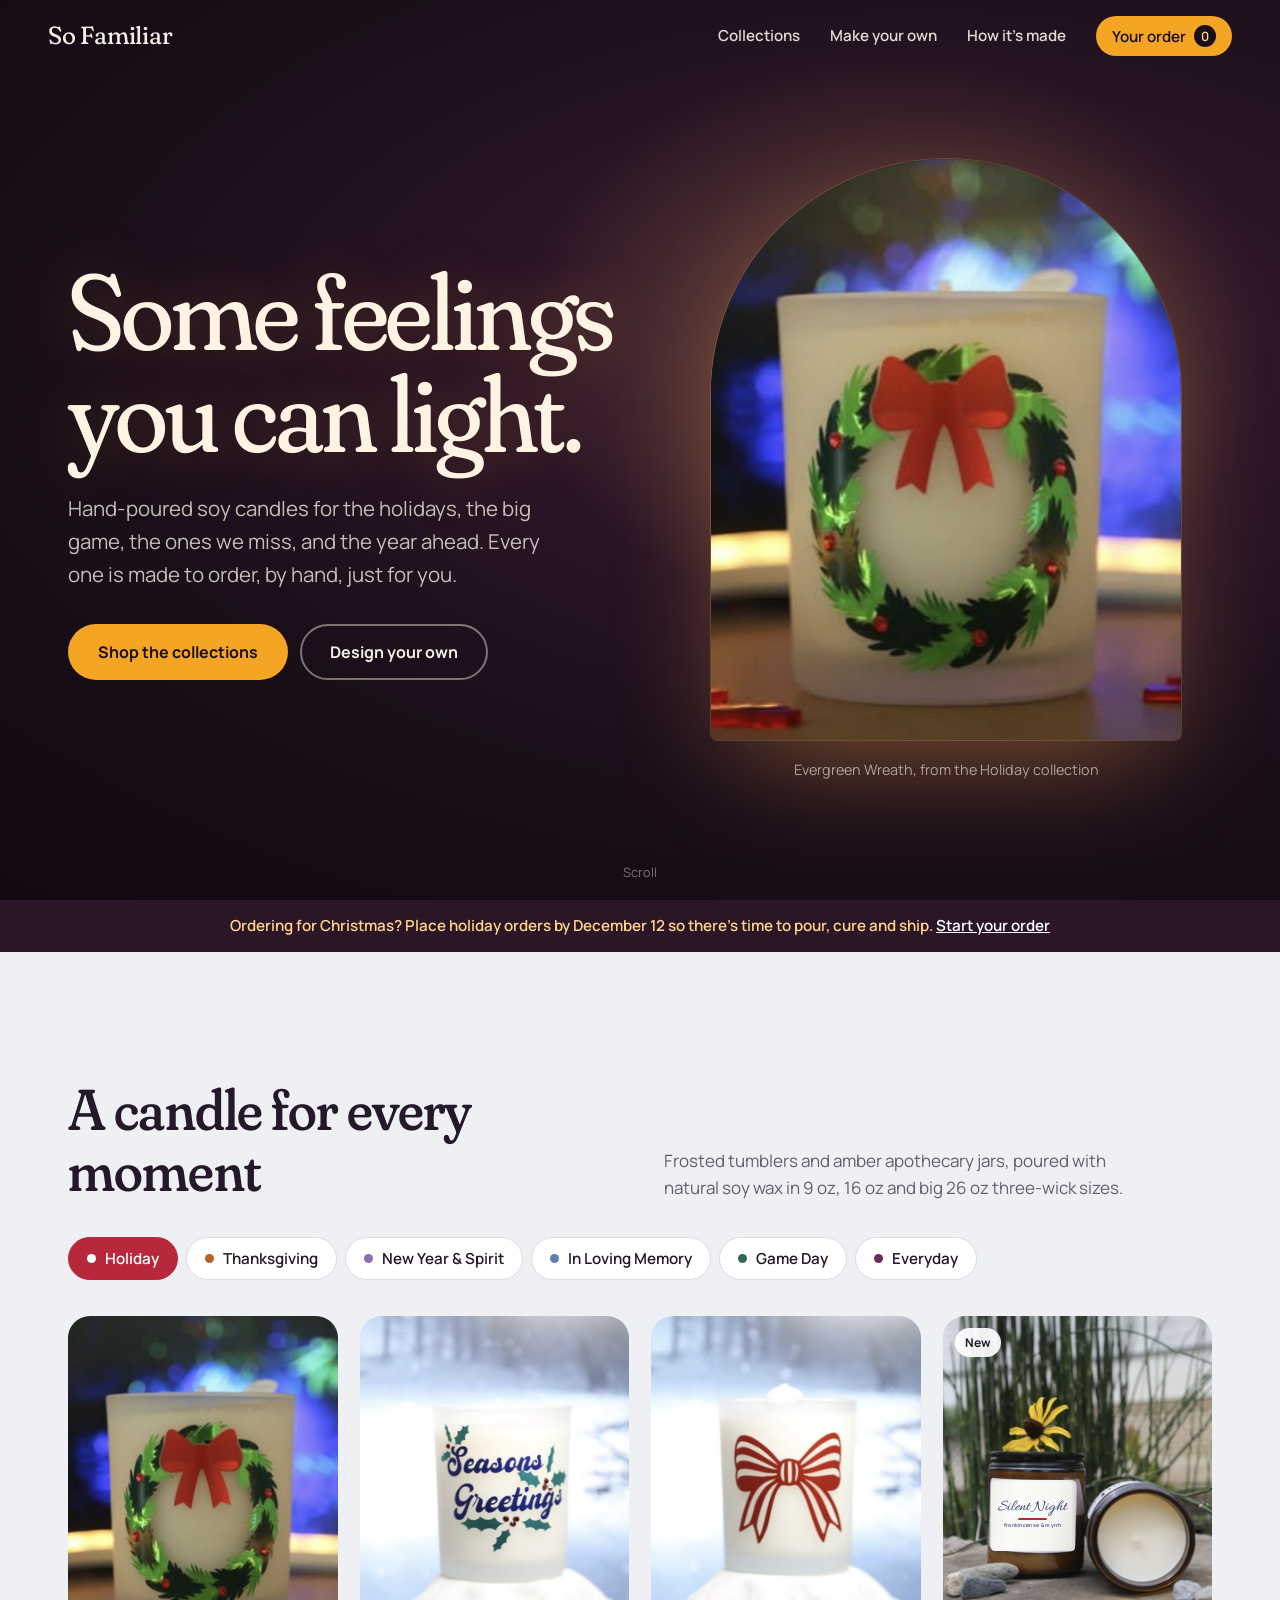
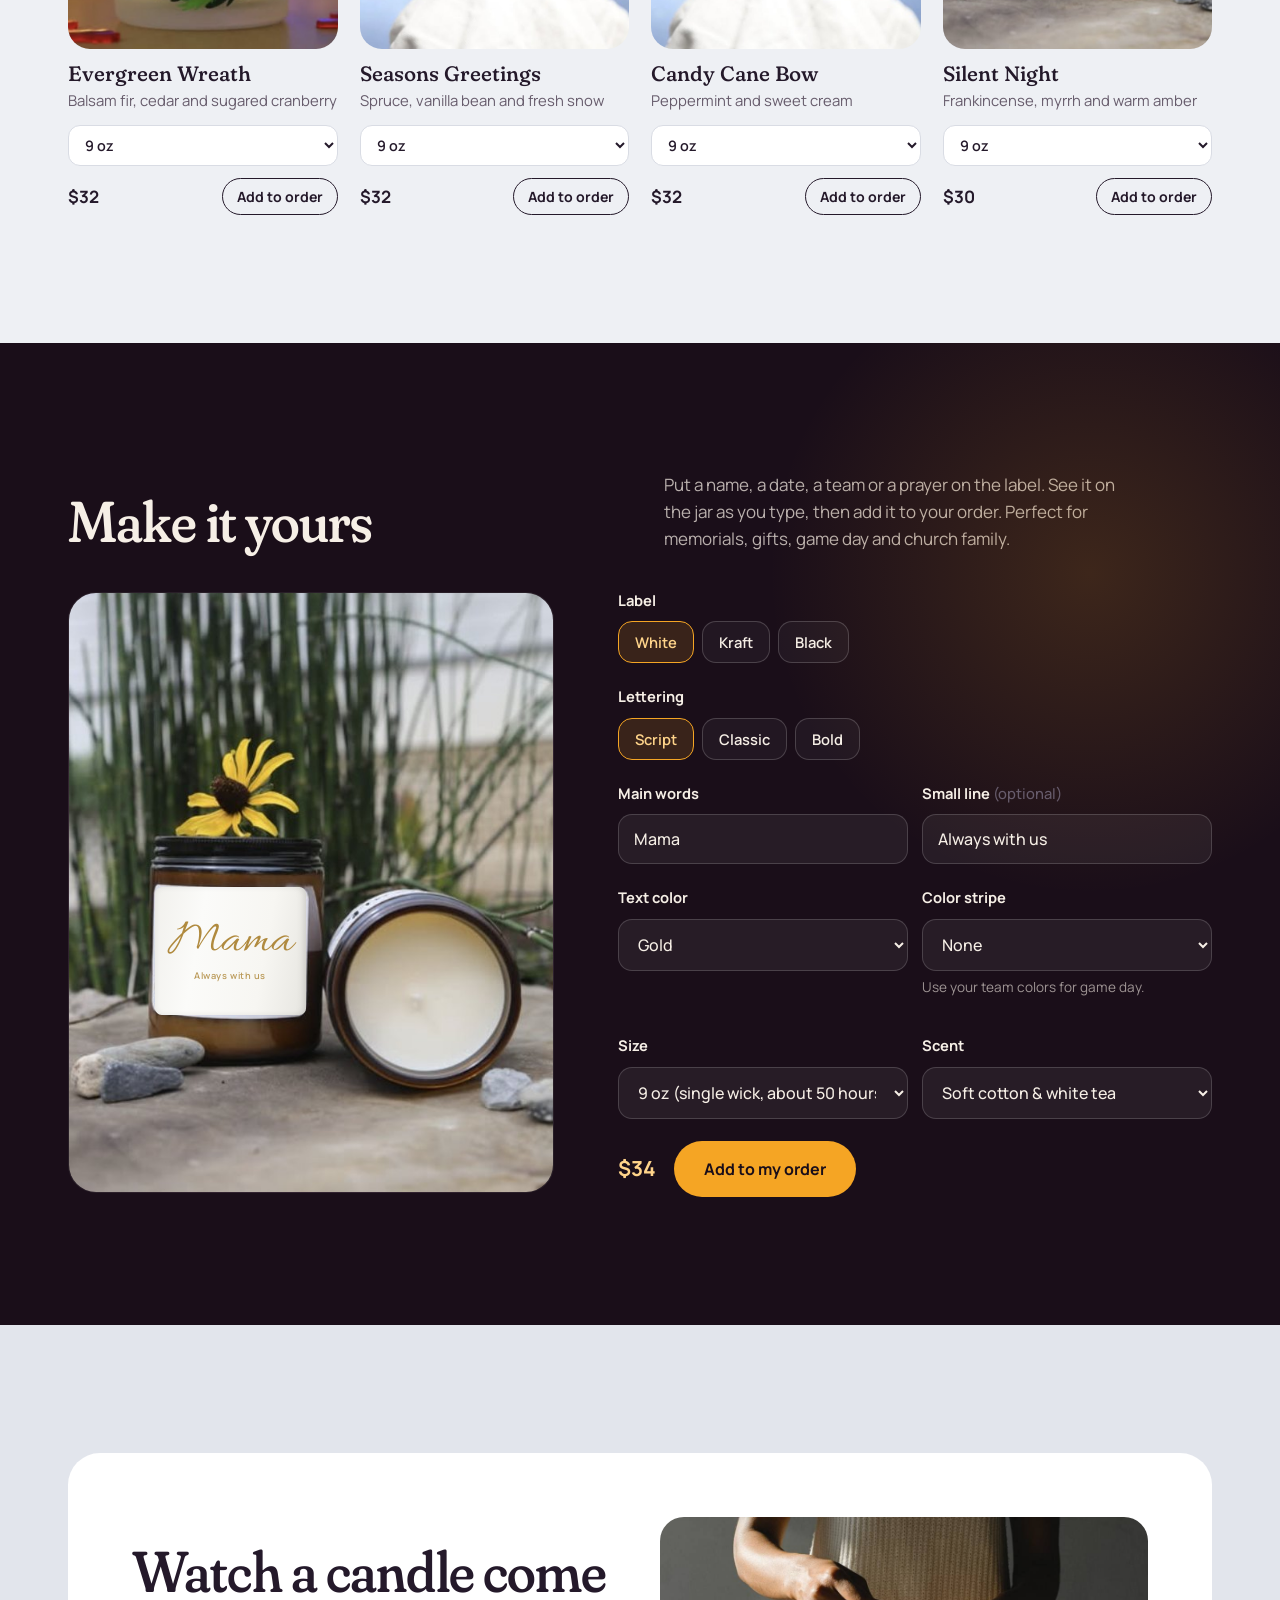
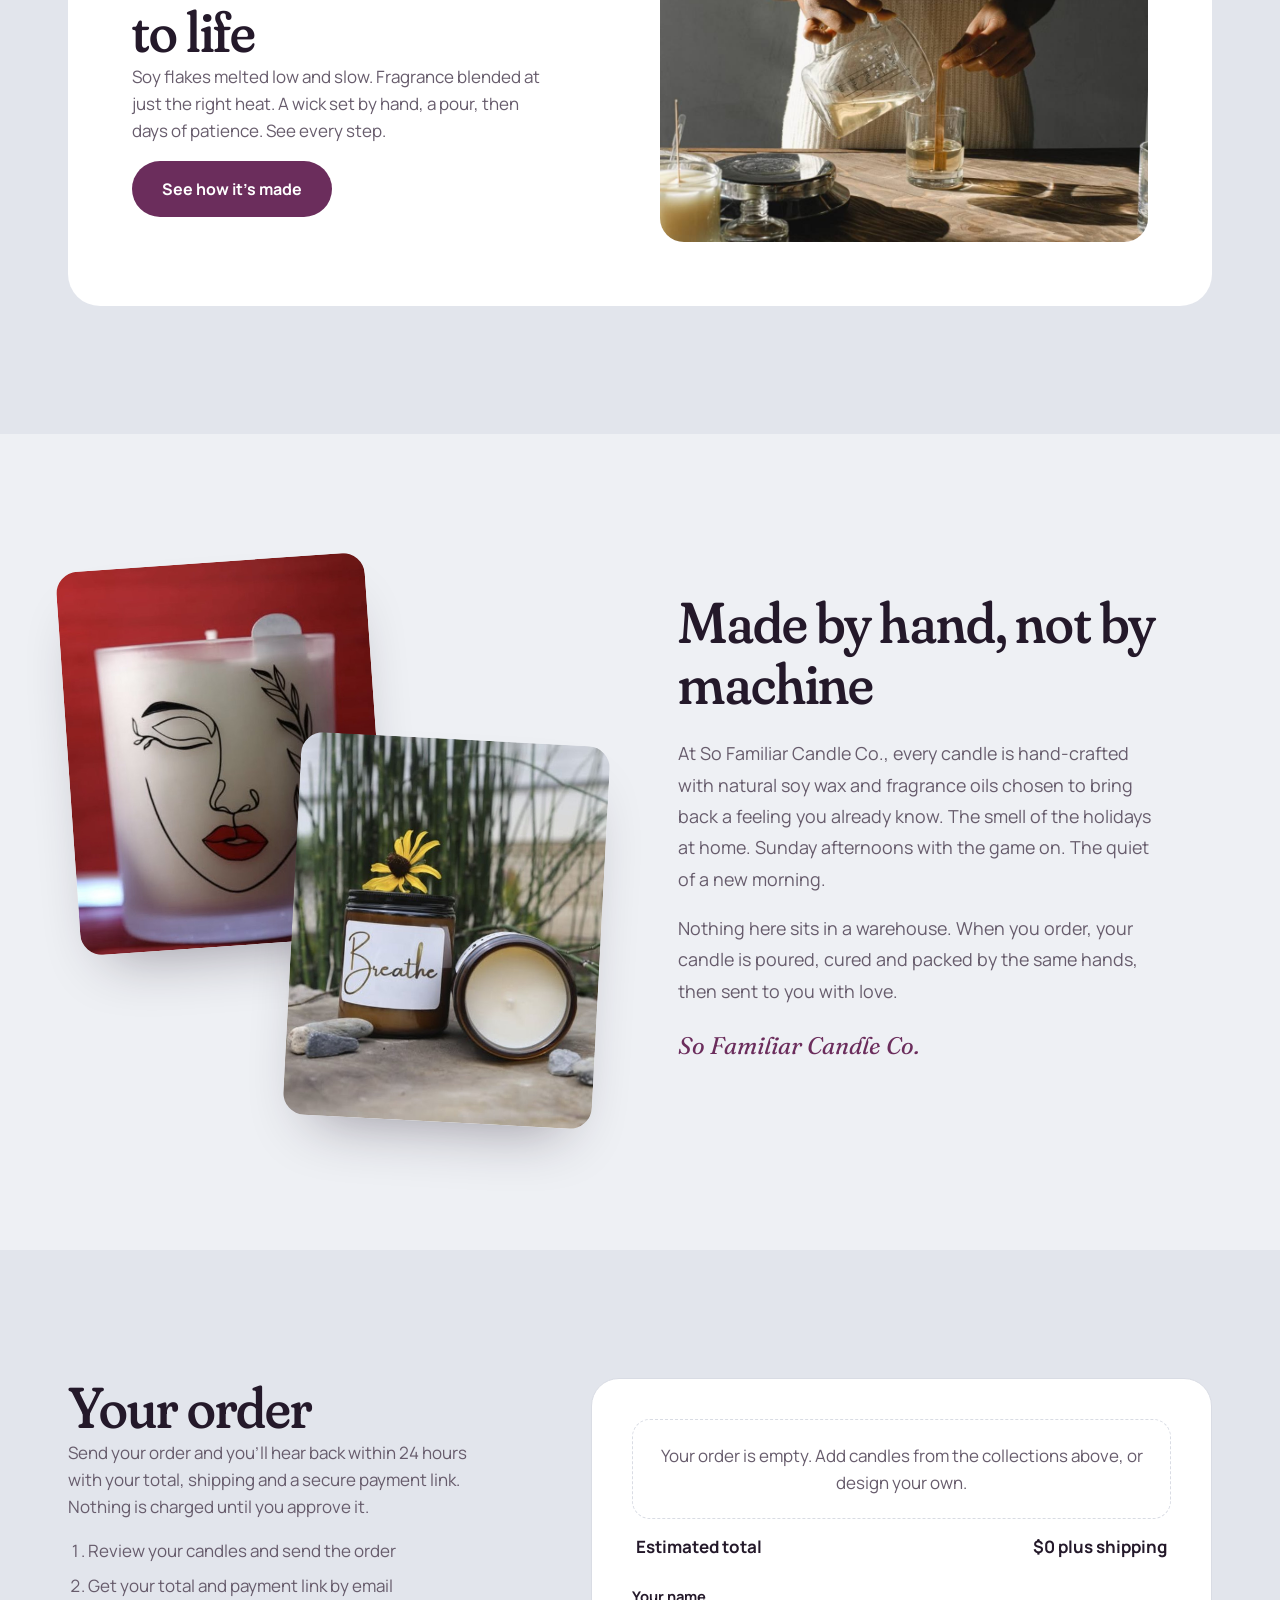
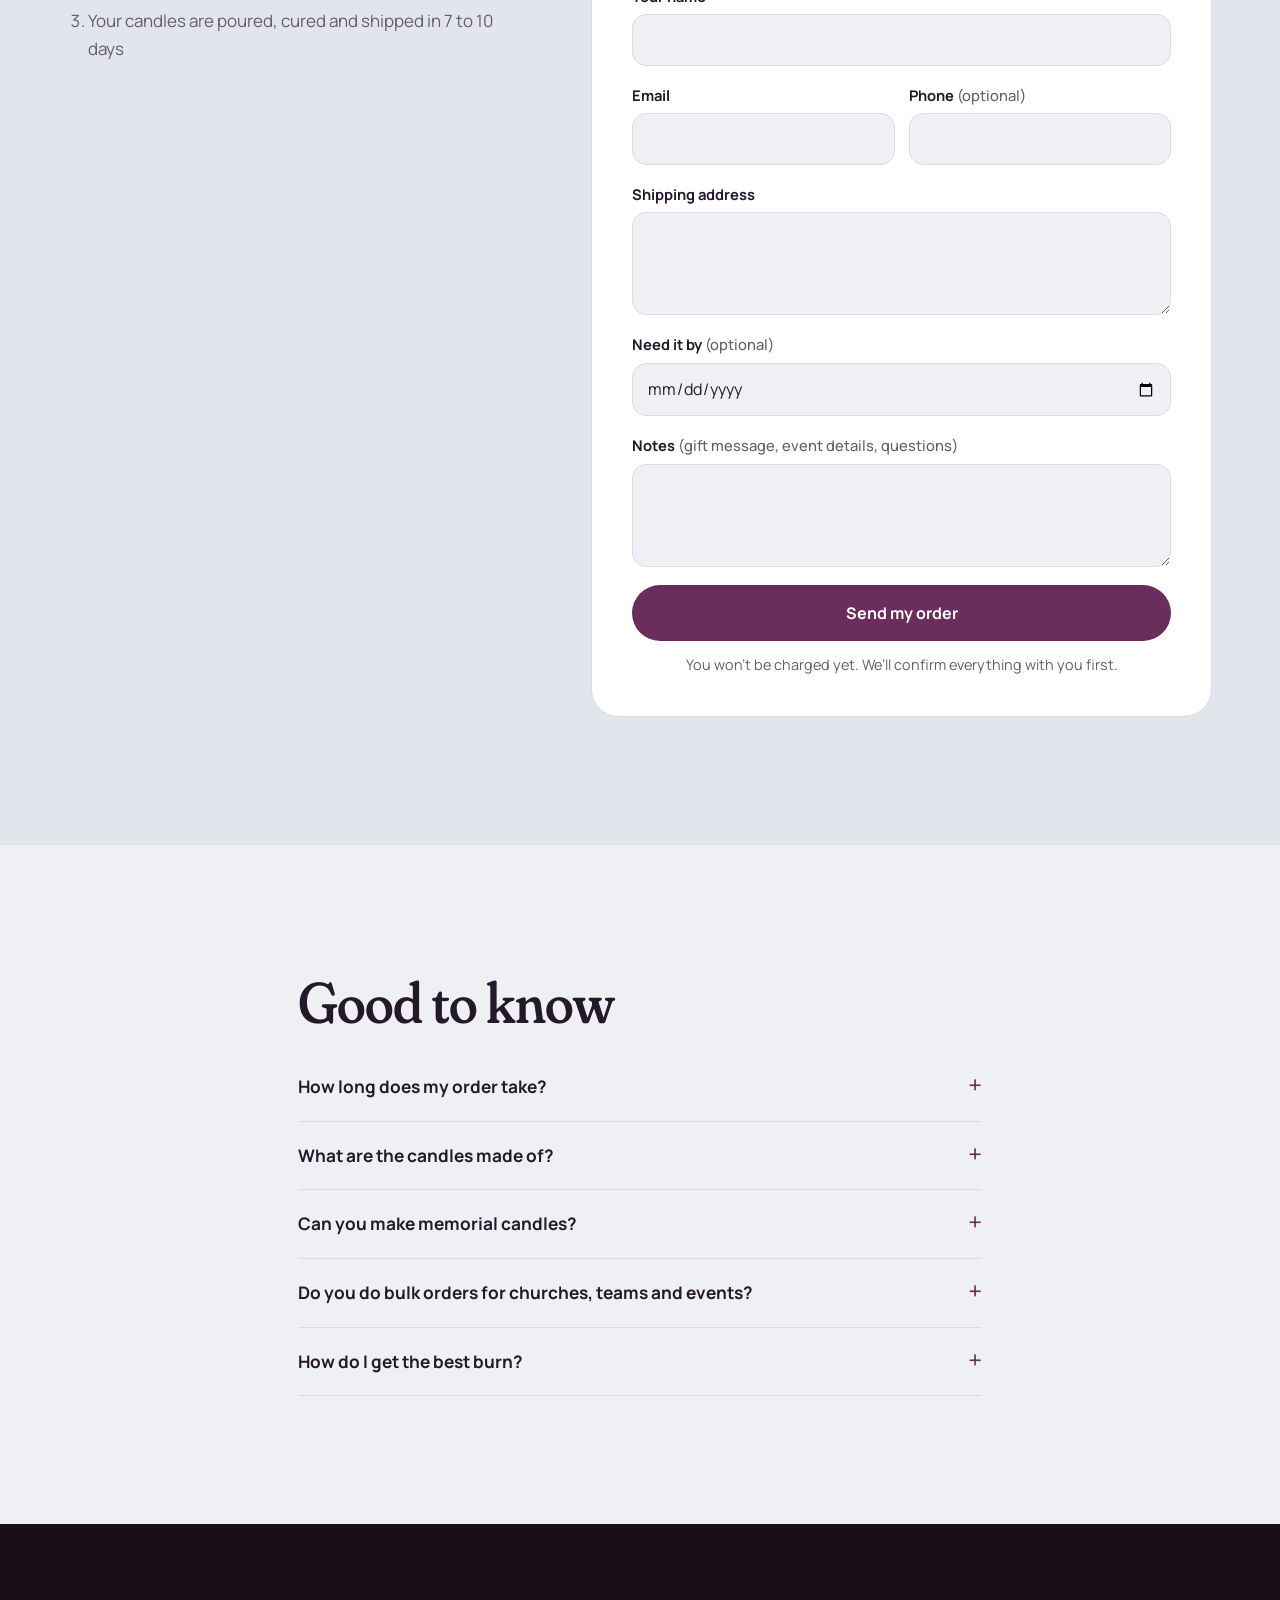
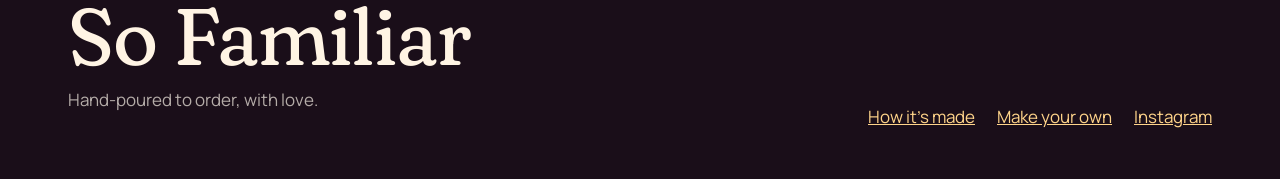
<file: index.html>
<!doctype html>
<html lang="en">
<head>
<meta charset="utf-8">
<meta name="viewport" content="width=device-width, initial-scale=1">
<title>So Familiar Candles</title>
<meta name="description" content="Hand-poured soy candles, made to order. Holiday, Thanksgiving, New Year, game day, and candles for the ones we miss.">
<link rel="preconnect" href="https://fonts.googleapis.com">
<link rel="preconnect" href="https://fonts.gstatic.com" crossorigin>
<link href="https://fonts.googleapis.com/css2?family=Allura&family=Fraunces:ital,opsz,wght,SOFT@0,9..144,300..700,0..100;1,9..144,300..700,0..100&family=Manrope:wght@400;500;600;700&display=swap" rel="stylesheet">
<link rel="stylesheet" href="styles.css">
</head>
<body>

<header class="topbar" id="topbar">
  <a class="wordmark" href="#top">So Familiar</a>
  <nav aria-label="Main">
    <a class="navlink" href="#collections">Collections</a>
    <a class="navlink" href="#custom">Make your own</a>
    <a class="navlink" href="craft.html">How it’s made</a>
    <a class="cart-pill" id="cartPill" href="#order">Your order <span class="count" id="cartCount">0</span></a>
  </nav>
</header>

<main id="top">

<section class="hero" id="hero">
  <div class="wrap hero-grid">
    <div>
      <h1>Some feelings you can light.</h1>
      <p class="lede">Hand-poured soy candles for the holidays, the big game, the ones we miss, and the year ahead. Every one is made to order, by hand, just for you.</p>
      <div class="actions">
        <a class="btn btn-ember" href="#collections">Shop the collections</a>
        <a class="btn btn-ghost" href="#custom">Design your own</a>
      </div>
    </div>
    <figure class="hero-stage">
      <div class="hero-frame" id="heroFrame"><div class="flicker" aria-hidden="true"></div></div>
      <figcaption class="hero-caption" id="heroCaption" aria-live="polite"></figcaption>
    </figure>
  </div>
  <div class="scroll-cue" aria-hidden="true">Scroll</div>
</section>

<div class="season-strip">Ordering for Christmas? Place holiday orders by December 12 so there’s time to pour, cure and ship. <a href="#order">Start your order</a></div>

<section class="section" id="collections">
  <div class="wrap">
    <div class="head">
      <h2>A candle for every moment</h2>
      <p>Frosted tumblers and amber apothecary jars, poured with natural soy wax in 9 oz, 16 oz and big 26 oz three-wick sizes.</p>
    </div>
    <div class="tabs" role="tablist" aria-label="Collections" id="tabs"></div>
    <div class="grid" id="grid"></div>
  </div>
</section>

<section class="section builder" id="custom">
  <div class="wrap">
    <div class="head">
      <h2>Make it yours</h2>
      <p>Put a name, a date, a team or a prayer on the label. See it on the jar as you type, then add it to your order. Perfect for memorials, gifts, game day and church family.</p>
    </div>
    <div class="builder-grid">
      <div class="preview-stage" id="preview" aria-live="polite"></div>
      <div class="controls">
        <div class="control">
          <span class="lab" id="bgLab">Label</span>
          <div class="seg" id="bgSeg" role="group" aria-labelledby="bgLab">
            <button type="button" data-b="white" aria-pressed="true">White</button>
            <button type="button" data-b="kraft" aria-pressed="false">Kraft</button>
            <button type="button" data-b="black" aria-pressed="false">Black</button>
          </div>
        </div>
        <div class="control">
          <span class="lab" id="styleLab">Lettering</span>
          <div class="seg" id="styleSeg" role="group" aria-labelledby="styleLab">
            <button type="button" data-s="script" aria-pressed="true">Script</button>
            <button type="button" data-s="classic" aria-pressed="false">Classic</button>
            <button type="button" data-s="bold" aria-pressed="false">Bold</button>
          </div>
        </div>
        <div class="row2">
          <div class="control">
            <label for="line1">Main words</label>
            <input id="line1" type="text" maxlength="16" value="Mama" autocomplete="off">
          </div>
          <div class="control">
            <label for="line2">Small line <span class="opt">(optional)</span></label>
            <input id="line2" type="text" maxlength="26" value="Always with us" autocomplete="off">
          </div>
        </div>
        <div class="row2">
          <div class="control">
            <label for="ink">Text color</label>
            <select id="ink">
              <option value="#B08A3E">Gold</option>
              <option value="#D7B46A">Champagne gold</option>
              <option value="#1E1B1F">Black</option>
              <option value="#3A2414">Espresso</option>
              <option value="#1F2E6B">Navy</option>
              <option value="#2C4A6B">Slate blue</option>
              <option value="#8A4A1C">Burnt orange</option>
              <option value="#9A6A2A">Bronze</option>
              <option value="#B8283C">Red</option>
              <option value="#2E6B4E">Green</option>
              <option value="#5A2D82">Purple</option>
              <option value="#F3E7D3">Cream</option>
            </select>
          </div>
          <div class="control">
            <label for="accent">Color stripe</label>
            <select id="accent">
              <option value="">None</option>
              <option value="#C9A04A">Gold</option>
              <option value="#B8283C">Red</option>
              <option value="#2E6B4E">Green</option>
              <option value="#1F2E6B">Navy</option>
              <option value="#5A2D82">Purple</option>
              <option value="#E07B2C">Orange</option>
              <option value="#5F83A8">Sky blue</option>
              <option value="#111111">Black</option>
            </select>
            <p class="hint">Use your team colors for game day.</p>
          </div>
        </div>
        <div class="row2">
          <div class="control">
            <label for="cSize">Size</label>
            <select id="cSize"></select>
          </div>
          <div class="control">
            <label for="cScent">Scent</label>
            <select id="cScent"></select>
          </div>
        </div>
        <div class="builder-buy">
          <span class="price" id="cPrice">$34</span>
          <button type="button" class="btn btn-ember" id="addCustom">Add to my order</button>
        </div>
      </div>
    </div>
  </div>
</section>

<section class="section craft-teaser">
  <div class="wrap">
    <div class="teaser-card">
      <div>
        <h2>Watch a candle come to life</h2>
        <p>Soy flakes melted low and slow. Fragrance blended at just the right heat. A wick set by hand, a pour, then days of patience. See every step.</p>
        <a class="btn btn-plum" href="craft.html">See how it’s made</a>
      </div>
      <div class="teaser-photo"><img src="img/step-pour.jpg" alt="Melted wax being poured into a candle jar" loading="lazy"></div>
    </div>
  </div>
</section>

<section class="section">
  <div class="wrap story">
    <div class="story-photos">
      <img src="img/muse.jpg" alt="Frosted So Familiar candle with a line-art face design" loading="lazy">
      <img src="img/breathe.jpg" alt="Amber jar So Familiar candle labeled Breathe" loading="lazy">
    </div>
    <div>
      <h2>Made by hand, not by machine</h2>
      <p>At So Familiar Candle Co., every candle is hand-crafted with natural soy wax and fragrance oils chosen to bring back a feeling you already know. The smell of the holidays at home. Sunday afternoons with the game on. The quiet of a new morning.</p>
      <p>Nothing here sits in a warehouse. When you order, your candle is poured, cured and packed by the same hands, then sent to you with love.</p>
      <p class="sign">So Familiar Candle Co.</p>
    </div>
  </div>
</section>

<section class="section" id="order" style="background: var(--frost-2)">
  <div class="wrap order-wrap">
    <div class="order-side">
      <h2>Your order</h2>
      <p>Send your order and you’ll hear back within 24 hours with your total, shipping and a secure payment link. Nothing is charged until you approve it.</p>
      <ol>
        <li>Review your candles and send the order</li>
        <li>Get your total and payment link by email</li>
        <li>Your candles are poured, cured and shipped in 7 to 10 days</li>
      </ol>
    </div>
    <div class="form-card" id="formCard">
      <ul class="cart-list" id="cartList"></ul>
      <div class="cart-total" id="cartTotal" hidden><span>Estimated total</span><span id="cartSum">$0</span></div>
      <form name="order" id="orderForm" method="POST" action="/thank-you">
        <p class="hp"><label>Leave this empty <input name="bot-field" tabindex="-1" autocomplete="off"></label></p>
        <input type="hidden" name="items" id="itemsField">
        <p class="form-error" id="formError" role="alert"></p>
        <div class="field"><label for="name">Your name</label><input id="name" name="name" autocomplete="name" required></div>
        <div class="row">
          <div class="field"><label for="email">Email</label><input id="email" name="email" type="email" autocomplete="email" required></div>
          <div class="field"><label for="phone">Phone <span class="opt">(optional)</span></label><input id="phone" name="phone" type="tel" autocomplete="tel"></div>
        </div>
        <div class="field"><label for="address">Shipping address</label><textarea id="address" name="address" rows="3" autocomplete="street-address" required></textarea></div>
        <div class="row">
          <div class="field"><label for="needby">Need it by <span class="opt">(optional)</span></label><input id="needby" name="needby" type="date"></div>
        </div>
        <div class="field"><label for="notes">Notes <span class="opt">(gift message, event details, questions)</span></label><textarea id="notes" name="notes" rows="3"></textarea></div>
        <button class="btn btn-plum" type="submit" id="sendBtn">Send my order</button>
        <p class="form-note">You won’t be charged yet. We’ll confirm everything with you first.</p>
      </form>
    </div>
  </div>
</section>

<section class="section">
  <div class="wrap faq">
    <h2 style="margin-bottom: 20px">Good to know</h2>
    <details><summary>How long does my order take?</summary><p>Most orders ship in 7 to 10 days. Each candle is poured after you order and cures before it ships, so the scent is strong when you light it. Ordering for a holiday or event? Add your date and we’ll plan around it.</p></details>
    <details><summary>What are the candles made of?</summary><p>Natural soy wax, cotton wicks and fragrance oils, poured into frosted glass, matte black glass or amber apothecary jars you can reuse.</p></details>
    <details><summary>Can you make memorial candles?</summary><p>Yes. Use “Make it yours” to add a name and dates, or mention a photo in your notes and we’ll reach out about a photo label. Many families order several for a service or repast.</p></details>
    <details><summary>Do you do bulk orders for churches, teams and events?</summary><p>Yes. Holiday gifts, church anniversaries, team parties, weddings and showers. Put the quantity and date in your notes and we’ll send a quote.</p></details>
    <details><summary>How do I get the best burn?</summary><p>On the first light, let the wax melt all the way to the edge, usually 2 to 3 hours. Trim the wick to a quarter inch before every burn after that.</p></details>
  </div>
</section>

</main>

<footer class="footer">
  <div class="wrap footer-grid">
    <div>
      <span class="wordmark">So Familiar</span>
      <p>Hand-poured to order, with love.</p>
    </div>
    <nav aria-label="Footer">
      <a href="craft.html">How it’s made</a>
      <a href="#custom">Make your own</a>
      <a href="https://www.instagram.com/sofamiliarcandles">Instagram</a>
    </nav>
  </div>
</footer>

<script src="app.js"></script>
</body>
</html>
</file>
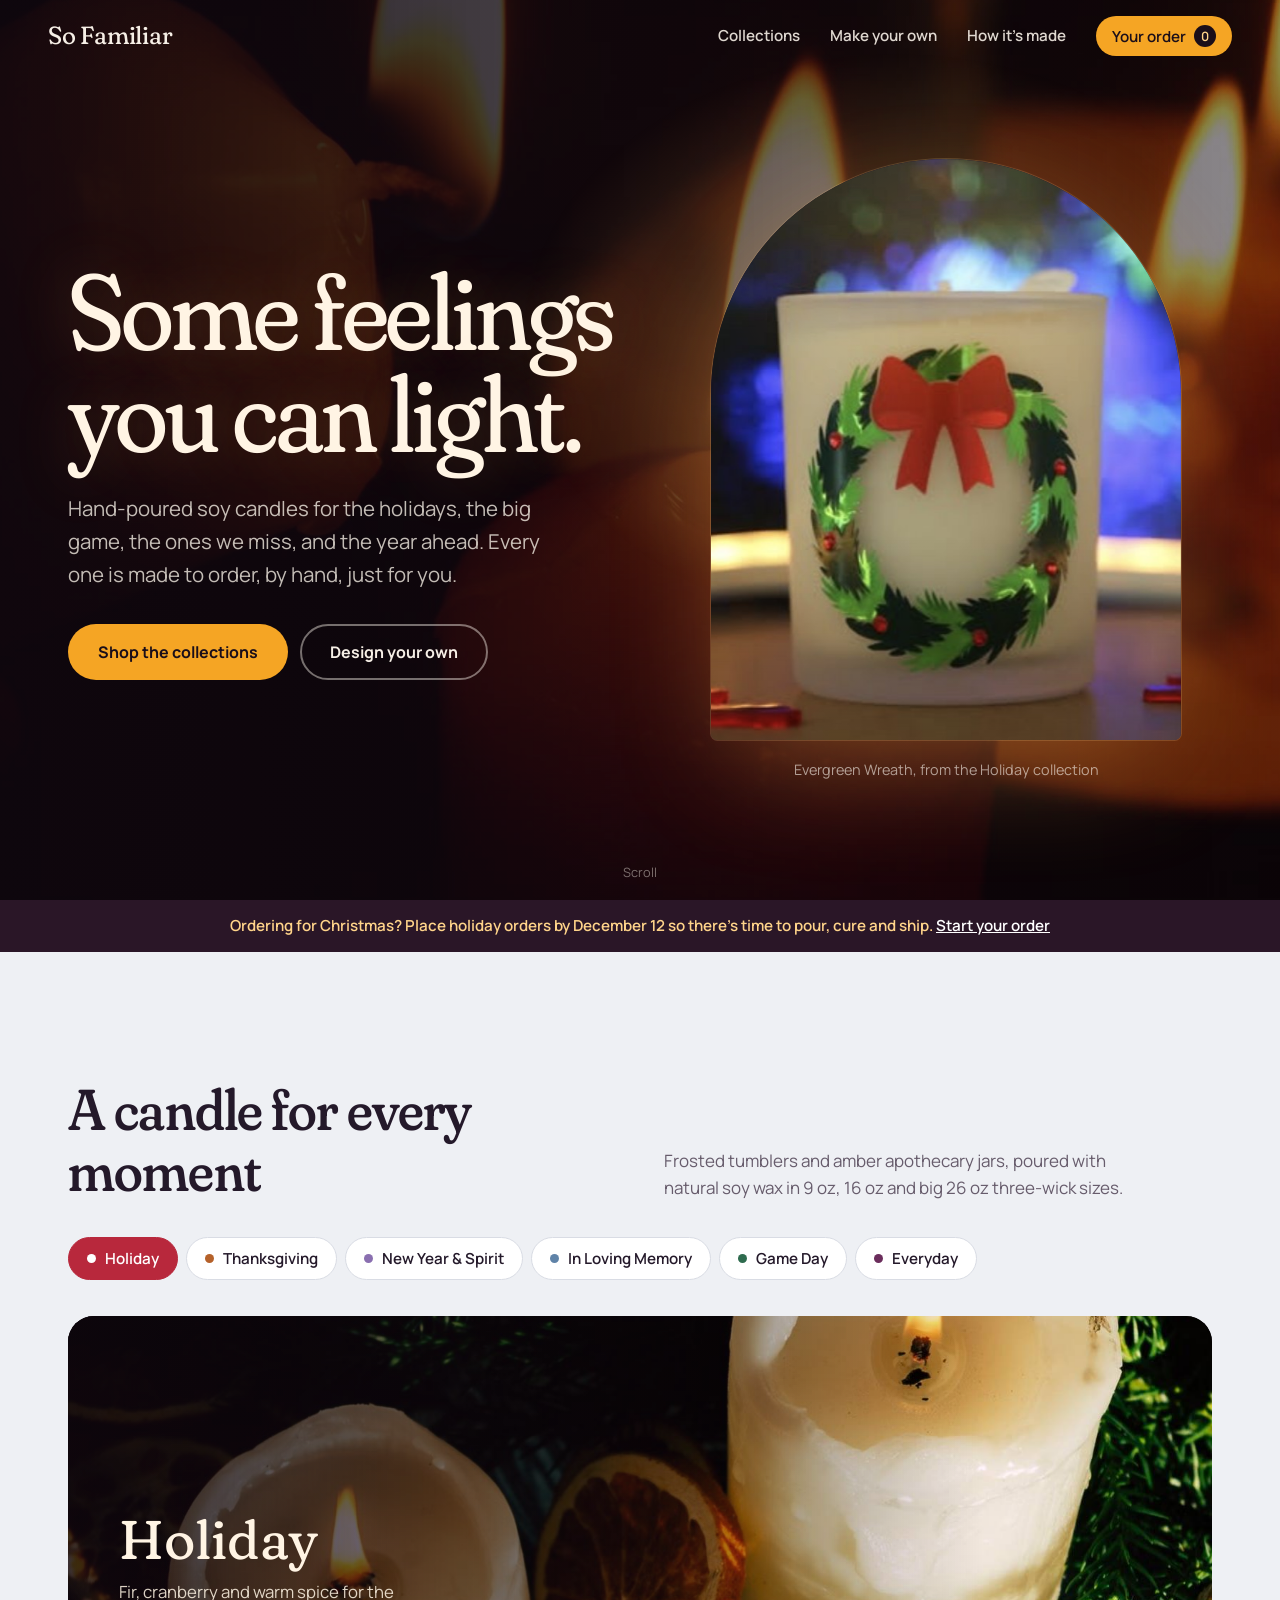
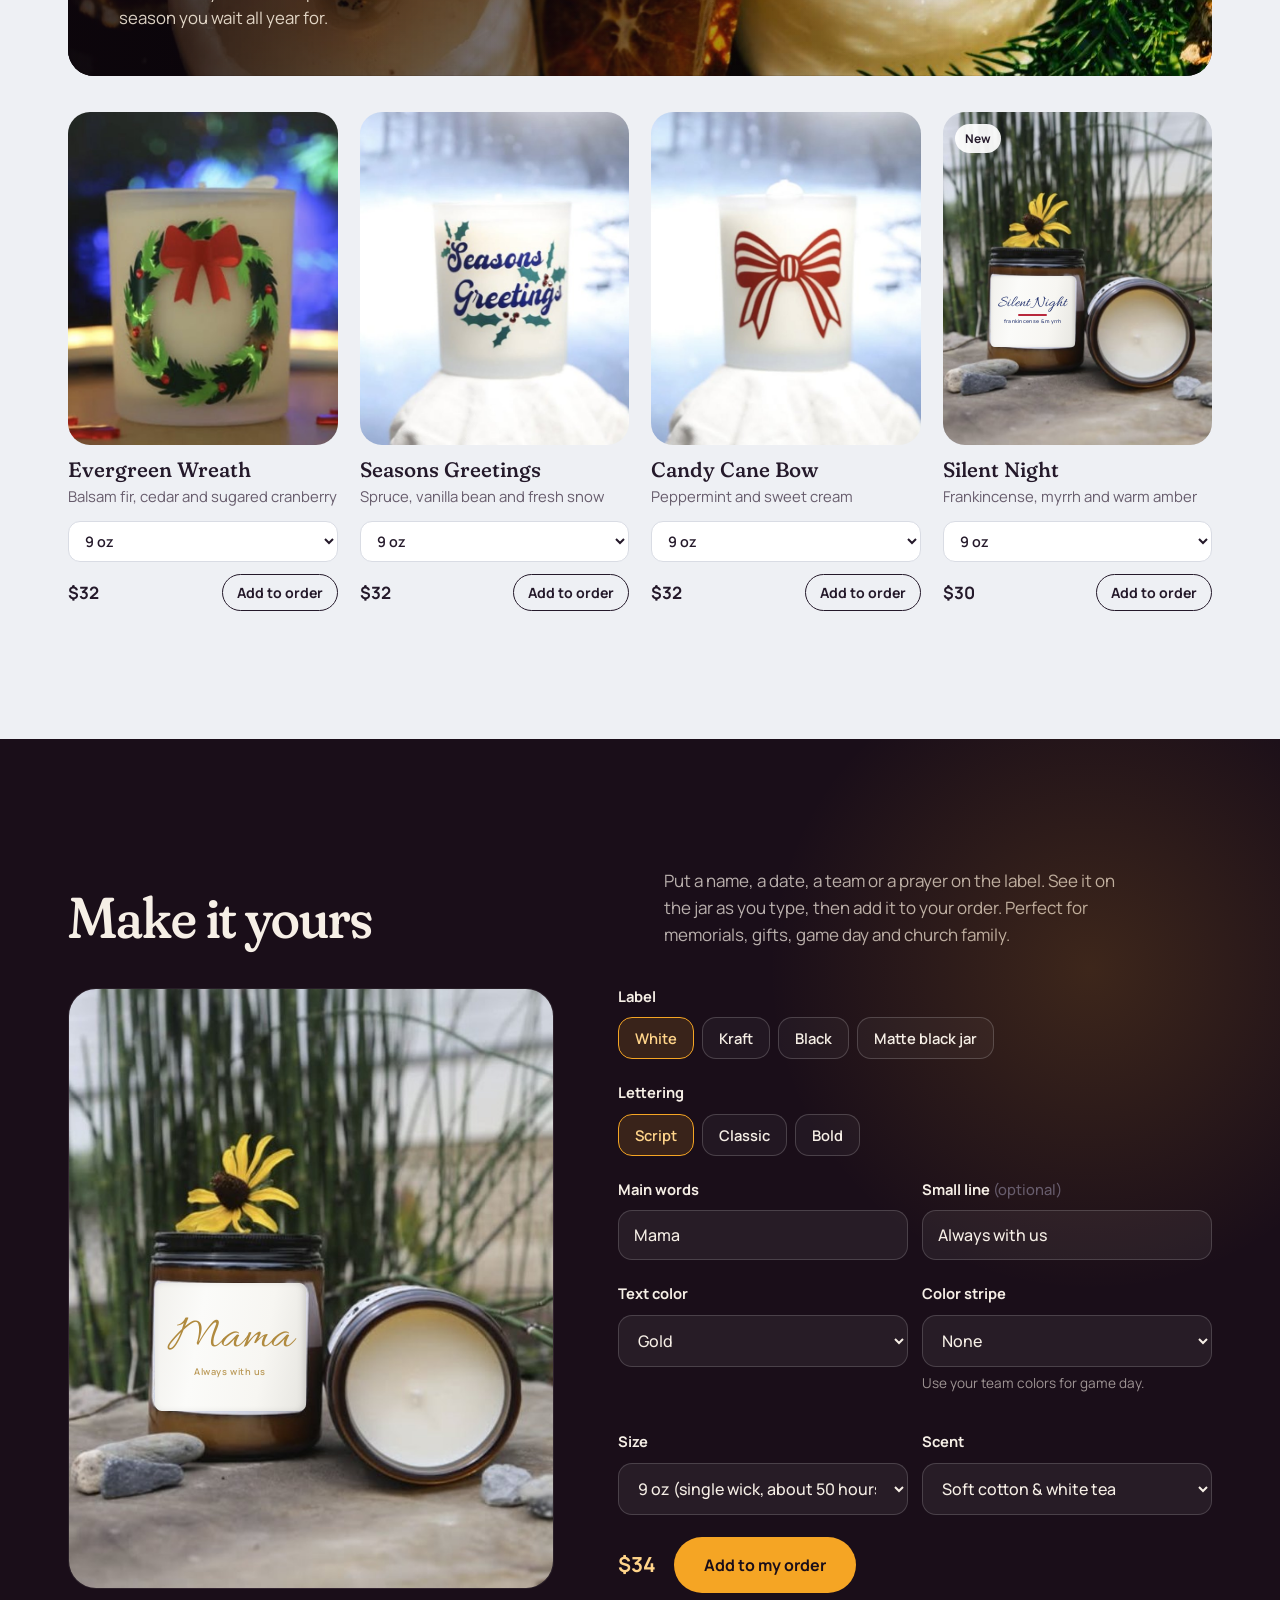
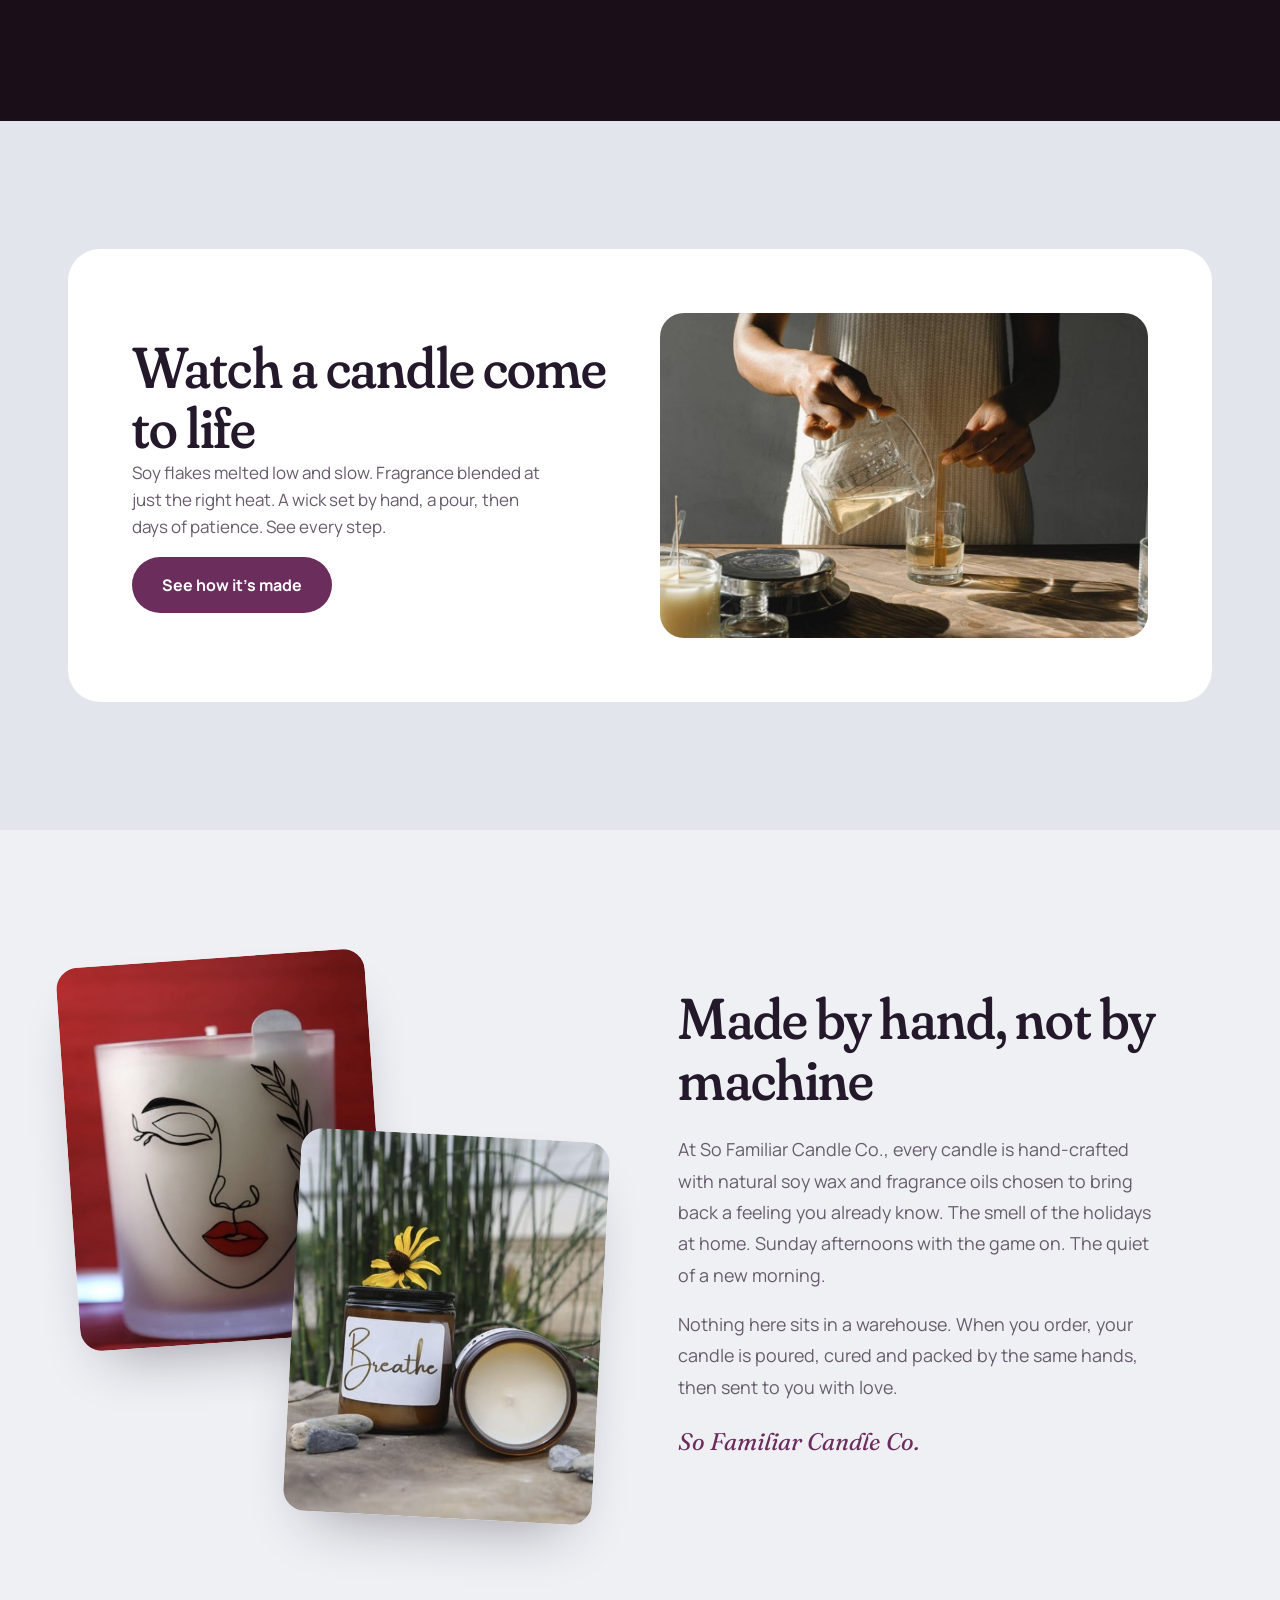
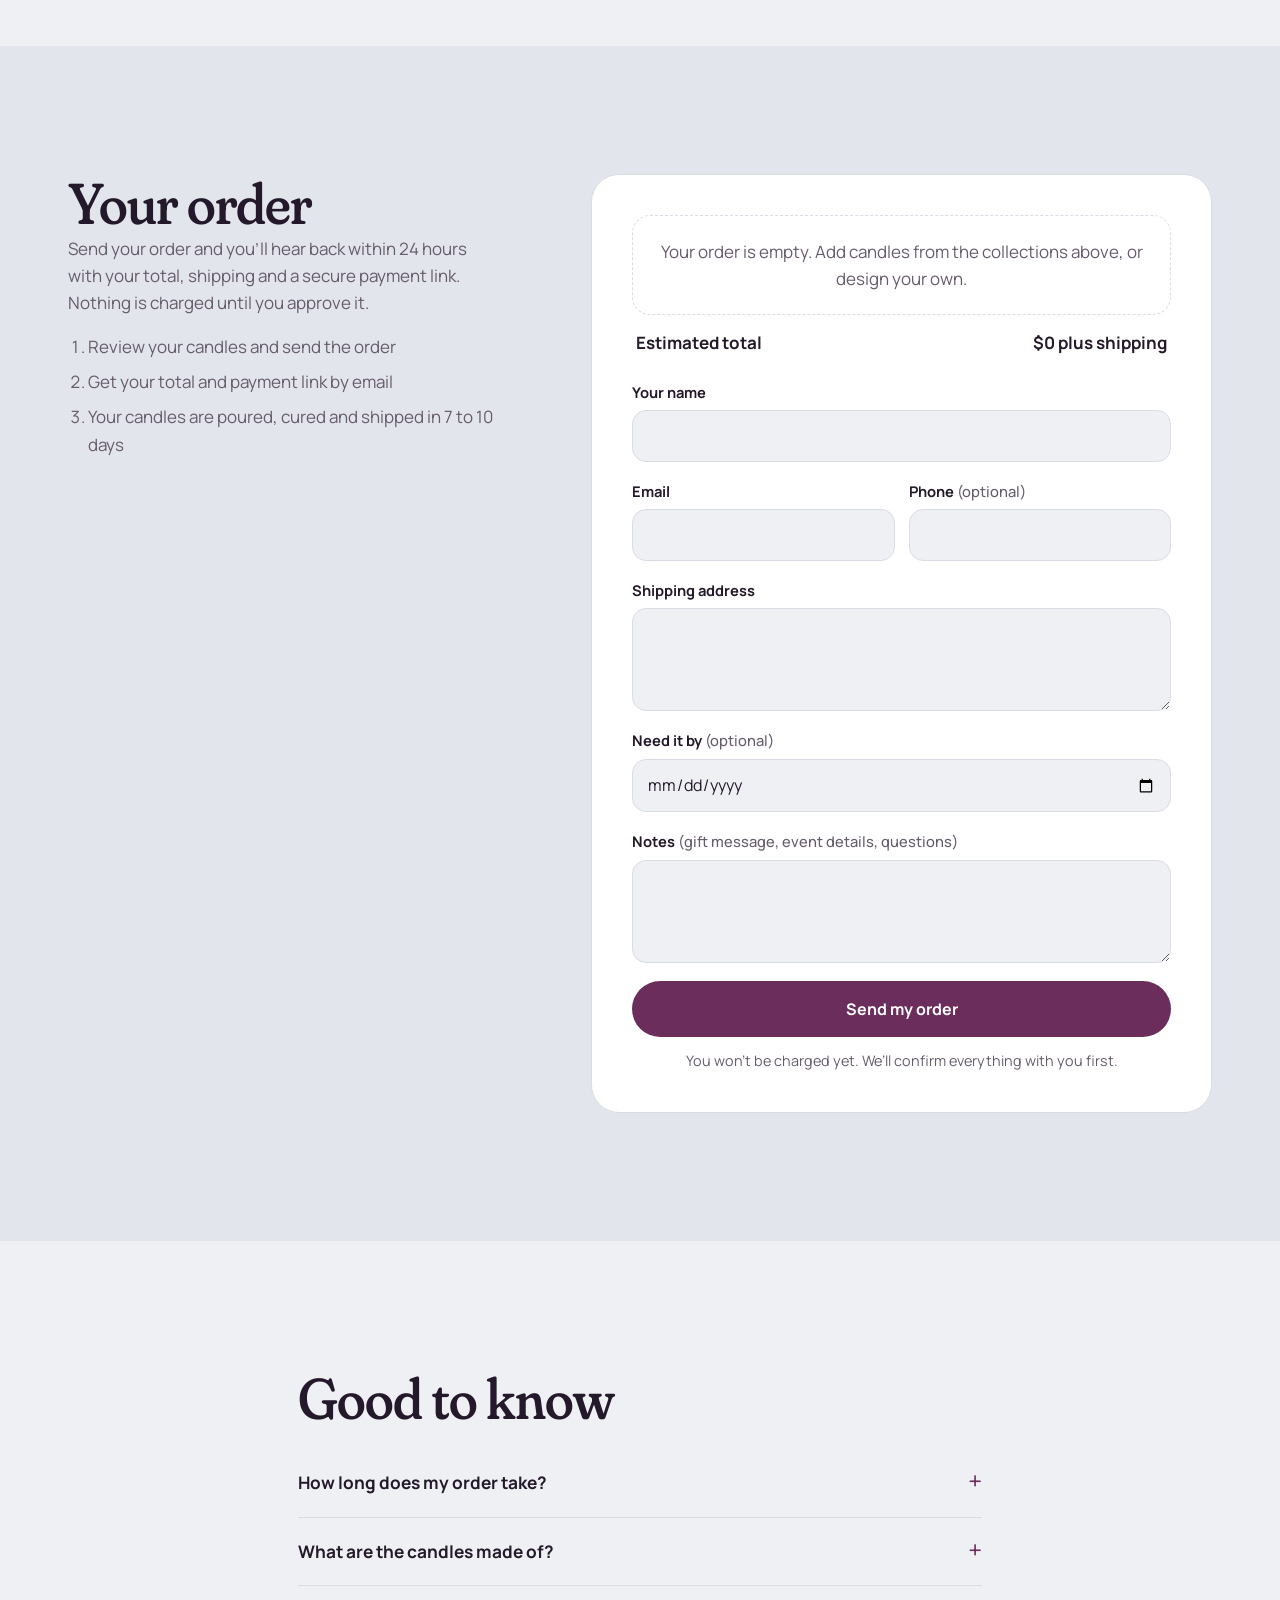
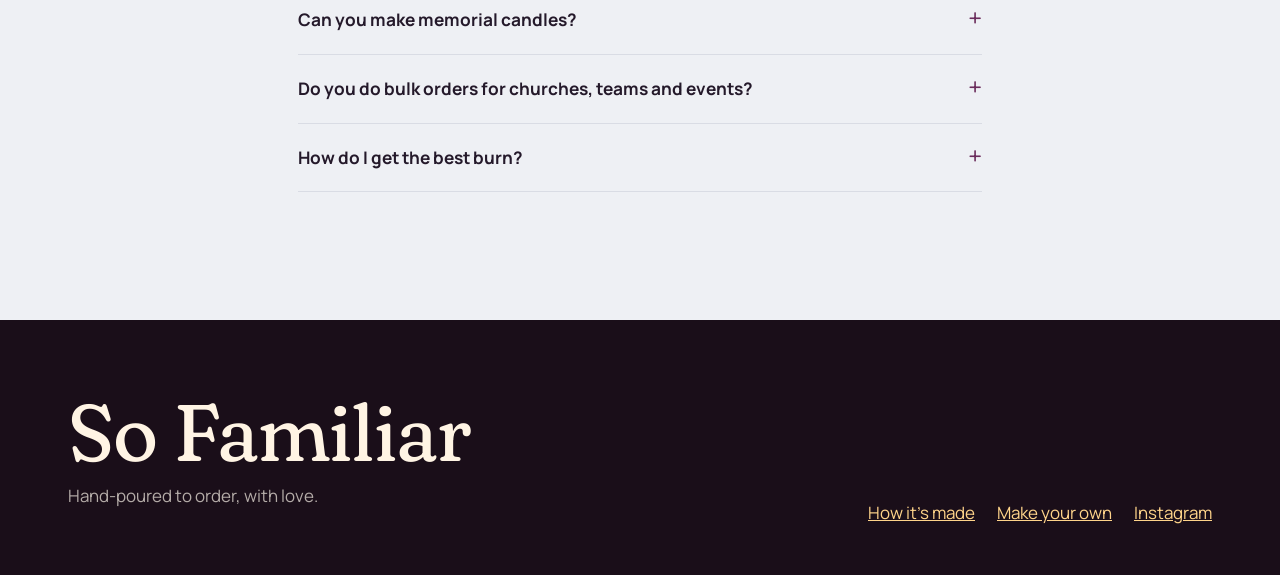
<file: public/index.html>
<!doctype html>
<html lang="en">
<head>
<meta charset="utf-8">
<meta name="viewport" content="width=device-width, initial-scale=1">
<title>So Familiar Candles</title>
<meta name="description" content="Hand-poured soy candles, made to order. Holiday, Thanksgiving, New Year, game day, and candles for the ones we miss.">
<link rel="preconnect" href="https://fonts.googleapis.com">
<link rel="preconnect" href="https://fonts.gstatic.com" crossorigin>
<link href="https://fonts.googleapis.com/css2?family=Allura&family=Fraunces:ital,opsz,wght,SOFT@0,9..144,300..700,0..100;1,9..144,300..700,0..100&family=Manrope:wght@400;500;600;700&display=swap" rel="stylesheet">
<link rel="stylesheet" href="styles.css">
</head>
<body>

<header class="topbar" id="topbar">
  <a class="wordmark" href="#top">So Familiar</a>
  <nav aria-label="Main">
    <a class="navlink" href="#collections">Collections</a>
    <a class="navlink" href="#custom">Make your own</a>
    <a class="navlink" href="craft.html">How it’s made</a>
    <a class="cart-pill" id="cartPill" href="#order">Your order <span class="count" id="cartCount">0</span></a>
  </nav>
</header>

<main id="top">

<section class="hero" id="hero">
  <div class="wrap hero-grid">
    <div>
      <h1>Some feelings you can light.</h1>
      <p class="lede">Hand-poured soy candles for the holidays, the big game, the ones we miss, and the year ahead. Every one is made to order, by hand, just for you.</p>
      <div class="actions">
        <a class="btn btn-ember" href="#collections">Shop the collections</a>
        <a class="btn btn-ghost" href="#custom">Design your own</a>
      </div>
    </div>
    <figure class="hero-stage">
      <div class="hero-frame" id="heroFrame"><div class="flicker" aria-hidden="true"></div></div>
      <figcaption class="hero-caption" id="heroCaption" aria-live="polite"></figcaption>
    </figure>
  </div>
  <div class="scroll-cue" aria-hidden="true">Scroll</div>
</section>

<div class="season-strip">Ordering for Christmas? Place holiday orders by December 12 so there’s time to pour, cure and ship. <a href="#order">Start your order</a></div>

<section class="section" id="collections">
  <div class="wrap">
    <div class="head">
      <h2>A candle for every moment</h2>
      <p>Frosted tumblers and amber apothecary jars, poured with natural soy wax in 9 oz, 16 oz and big 26 oz three-wick sizes.</p>
    </div>
    <div class="tabs" role="tablist" aria-label="Collections" id="tabs"></div>
    <div class="coll-banner" id="collBanner" aria-live="polite"></div>
    <div class="grid" id="grid"></div>
  </div>
</section>

<section class="section builder" id="custom">
  <div class="wrap">
    <div class="head">
      <h2>Make it yours</h2>
      <p>Put a name, a date, a team or a prayer on the label. See it on the jar as you type, then add it to your order. Perfect for memorials, gifts, game day and church family.</p>
    </div>
    <div class="builder-grid">
      <div class="preview-stage" id="preview" aria-live="polite"></div>
      <div class="controls">
        <div class="control">
          <span class="lab" id="bgLab">Label</span>
          <div class="seg" id="bgSeg" role="group" aria-labelledby="bgLab">
            <button type="button" data-b="white" aria-pressed="true">White</button>
            <button type="button" data-b="kraft" aria-pressed="false">Kraft</button>
            <button type="button" data-b="black" aria-pressed="false">Black</button>
            <button type="button" data-b="jar" aria-pressed="false">Matte black jar</button>
          </div>
        </div>
        <div class="control">
          <span class="lab" id="styleLab">Lettering</span>
          <div class="seg" id="styleSeg" role="group" aria-labelledby="styleLab">
            <button type="button" data-s="script" aria-pressed="true">Script</button>
            <button type="button" data-s="classic" aria-pressed="false">Classic</button>
            <button type="button" data-s="bold" aria-pressed="false">Bold</button>
          </div>
        </div>
        <div class="row2">
          <div class="control">
            <label for="line1">Main words</label>
            <input id="line1" type="text" maxlength="16" value="Mama" autocomplete="off">
          </div>
          <div class="control">
            <label for="line2">Small line <span class="opt">(optional)</span></label>
            <input id="line2" type="text" maxlength="26" value="Always with us" autocomplete="off">
          </div>
        </div>
        <div class="row2">
          <div class="control">
            <label for="ink">Text color</label>
            <select id="ink">
              <option value="#B08A3E">Gold</option>
              <option value="#D7B46A">Champagne gold</option>
              <option value="#1E1B1F">Black</option>
              <option value="#3A2414">Espresso</option>
              <option value="#1F2E6B">Navy</option>
              <option value="#2C4A6B">Slate blue</option>
              <option value="#8A4A1C">Burnt orange</option>
              <option value="#9A6A2A">Bronze</option>
              <option value="#B8283C">Red</option>
              <option value="#2E6B4E">Green</option>
              <option value="#5A2D82">Purple</option>
              <option value="#F3E7D3">Cream</option>
            </select>
          </div>
          <div class="control">
            <label for="accent">Color stripe</label>
            <select id="accent">
              <option value="">None</option>
              <option value="#C9A04A">Gold</option>
              <option value="#B8283C">Red</option>
              <option value="#2E6B4E">Green</option>
              <option value="#1F2E6B">Navy</option>
              <option value="#5A2D82">Purple</option>
              <option value="#E07B2C">Orange</option>
              <option value="#5F83A8">Sky blue</option>
              <option value="#111111">Black</option>
            </select>
            <p class="hint">Use your team colors for game day.</p>
          </div>
        </div>
        <div class="row2">
          <div class="control">
            <label for="cSize">Size</label>
            <select id="cSize"></select>
          </div>
          <div class="control">
            <label for="cScent">Scent</label>
            <select id="cScent"></select>
          </div>
        </div>
        <div class="builder-buy">
          <span class="price" id="cPrice">$34</span>
          <button type="button" class="btn btn-ember" id="addCustom">Add to my order</button>
        </div>
      </div>
    </div>
  </div>
</section>

<section class="section craft-teaser">
  <div class="wrap">
    <div class="teaser-card">
      <div>
        <h2>Watch a candle come to life</h2>
        <p>Soy flakes melted low and slow. Fragrance blended at just the right heat. A wick set by hand, a pour, then days of patience. See every step.</p>
        <a class="btn btn-plum" href="craft.html">See how it’s made</a>
      </div>
      <div class="teaser-photo"><img src="img/step-pour.jpg" alt="Melted wax being poured into a candle jar" loading="lazy"></div>
    </div>
  </div>
</section>

<section class="section">
  <div class="wrap story">
    <div class="story-photos">
      <img src="img/muse.jpg" alt="Frosted So Familiar candle with a line-art face design" loading="lazy">
      <img src="img/breathe.jpg" alt="Amber jar So Familiar candle labeled Breathe" loading="lazy">
    </div>
    <div>
      <h2>Made by hand, not by machine</h2>
      <p>At So Familiar Candle Co., every candle is hand-crafted with natural soy wax and fragrance oils chosen to bring back a feeling you already know. The smell of the holidays at home. Sunday afternoons with the game on. The quiet of a new morning.</p>
      <p>Nothing here sits in a warehouse. When you order, your candle is poured, cured and packed by the same hands, then sent to you with love.</p>
      <p class="sign">So Familiar Candle Co.</p>
    </div>
  </div>
</section>

<section class="section" id="order" style="background: var(--frost-2)">
  <div class="wrap order-wrap">
    <div class="order-side">
      <h2>Your order</h2>
      <p>Send your order and you’ll hear back within 24 hours with your total, shipping and a secure payment link. Nothing is charged until you approve it.</p>
      <ol>
        <li>Review your candles and send the order</li>
        <li>Get your total and payment link by email</li>
        <li>Your candles are poured, cured and shipped in 7 to 10 days</li>
      </ol>
    </div>
    <div class="form-card" id="formCard">
      <ul class="cart-list" id="cartList"></ul>
      <div class="cart-total" id="cartTotal" hidden><span>Estimated total</span><span id="cartSum">$0</span></div>
      <form name="order" id="orderForm" method="POST" action="/thank-you">
        <p class="hp"><label>Leave this empty <input name="bot-field" tabindex="-1" autocomplete="off"></label></p>
        <input type="hidden" name="items" id="itemsField">
        <p class="form-error" id="formError" role="alert"></p>
        <div class="field"><label for="name">Your name</label><input id="name" name="name" autocomplete="name" required></div>
        <div class="row">
          <div class="field"><label for="email">Email</label><input id="email" name="email" type="email" autocomplete="email" required></div>
          <div class="field"><label for="phone">Phone <span class="opt">(optional)</span></label><input id="phone" name="phone" type="tel" autocomplete="tel"></div>
        </div>
        <div class="field"><label for="address">Shipping address</label><textarea id="address" name="address" rows="3" autocomplete="street-address" required></textarea></div>
        <div class="row">
          <div class="field"><label for="needby">Need it by <span class="opt">(optional)</span></label><input id="needby" name="needby" type="date"></div>
        </div>
        <div class="field"><label for="notes">Notes <span class="opt">(gift message, event details, questions)</span></label><textarea id="notes" name="notes" rows="3"></textarea></div>
        <button class="btn btn-plum" type="submit" id="sendBtn">Send my order</button>
        <p class="form-note">You won’t be charged yet. We’ll confirm everything with you first.</p>
      </form>
    </div>
  </div>
</section>

<section class="section">
  <div class="wrap faq">
    <h2 style="margin-bottom: 20px">Good to know</h2>
    <details><summary>How long does my order take?</summary><p>Most orders ship in 7 to 10 days. Each candle is poured after you order and cures before it ships, so the scent is strong when you light it. Ordering for a holiday or event? Add your date and we’ll plan around it.</p></details>
    <details><summary>What are the candles made of?</summary><p>Natural soy wax, cotton wicks and fragrance oils, poured into frosted glass, matte black glass or amber apothecary jars you can reuse.</p></details>
    <details><summary>Can you make memorial candles?</summary><p>Yes. Use “Make it yours” to add a name and dates, or mention a photo in your notes and we’ll reach out about a photo label. Many families order several for a service or repast.</p></details>
    <details><summary>Do you do bulk orders for churches, teams and events?</summary><p>Yes. Holiday gifts, church anniversaries, team parties, weddings and showers. Put the quantity and date in your notes and we’ll send a quote.</p></details>
    <details><summary>How do I get the best burn?</summary><p>On the first light, let the wax melt all the way to the edge, usually 2 to 3 hours. Trim the wick to a quarter inch before every burn after that.</p></details>
  </div>
</section>

</main>

<footer class="footer">
  <div class="wrap footer-grid">
    <div>
      <span class="wordmark">So Familiar</span>
      <p>Hand-poured to order, with love.</p>
    </div>
    <nav aria-label="Footer">
      <a href="craft.html">How it’s made</a>
      <a href="#custom">Make your own</a>
      <a href="https://www.instagram.com/sofamiliarcandles">Instagram</a>
    </nav>
  </div>
</footer>

<script src="app.js"></script>
</body>
</html>
</file>
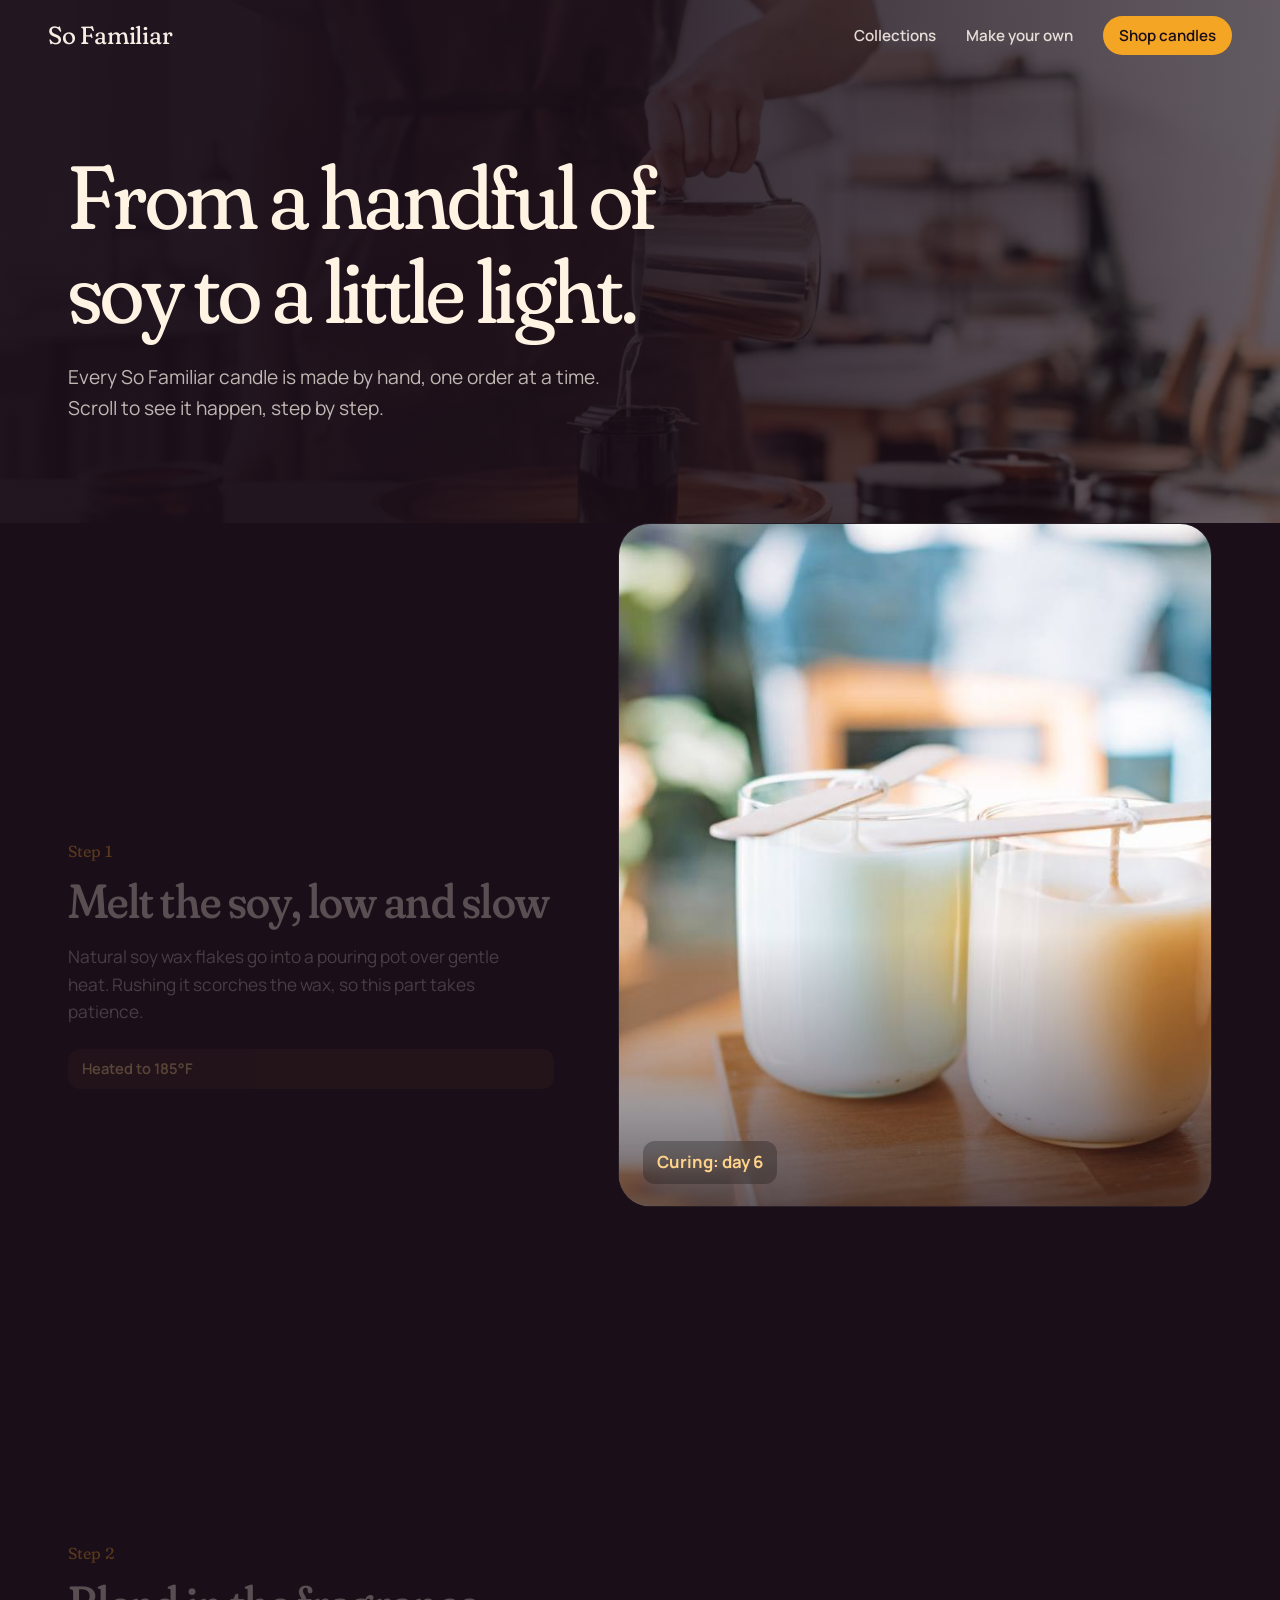
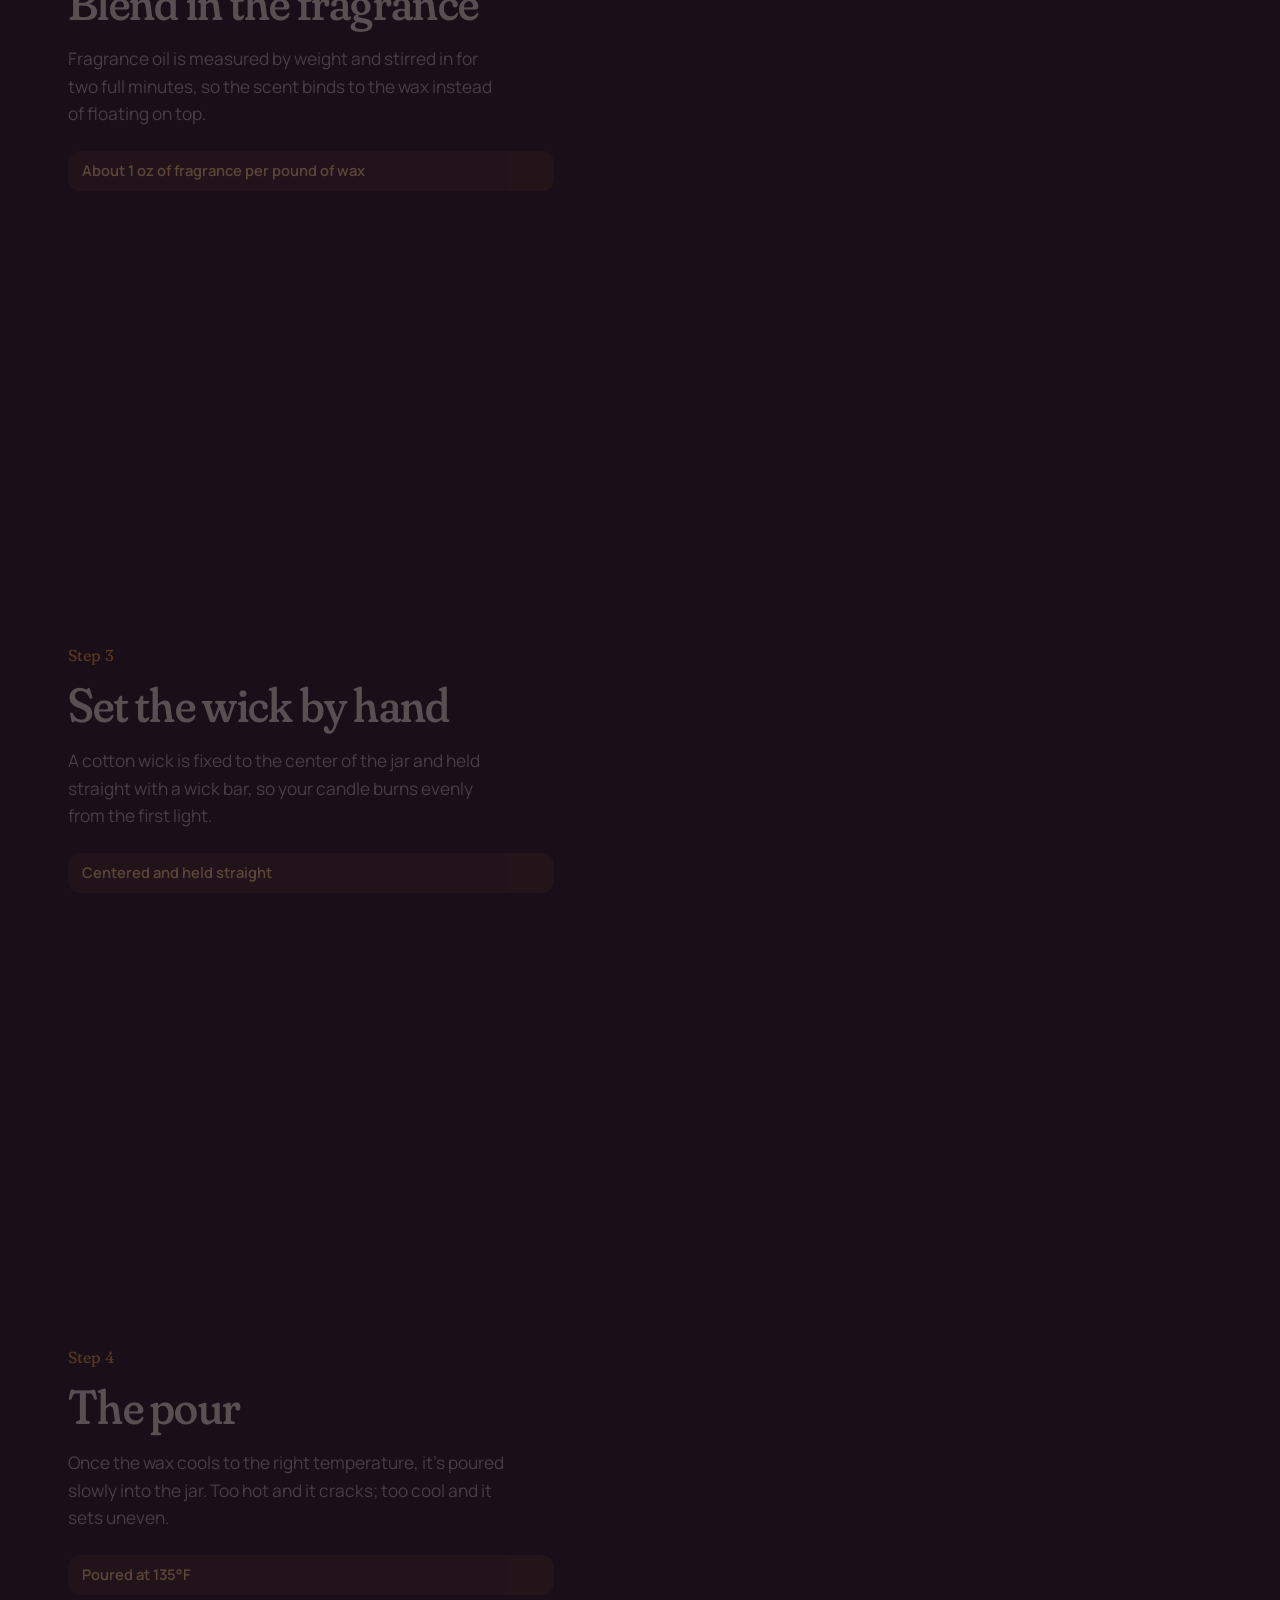
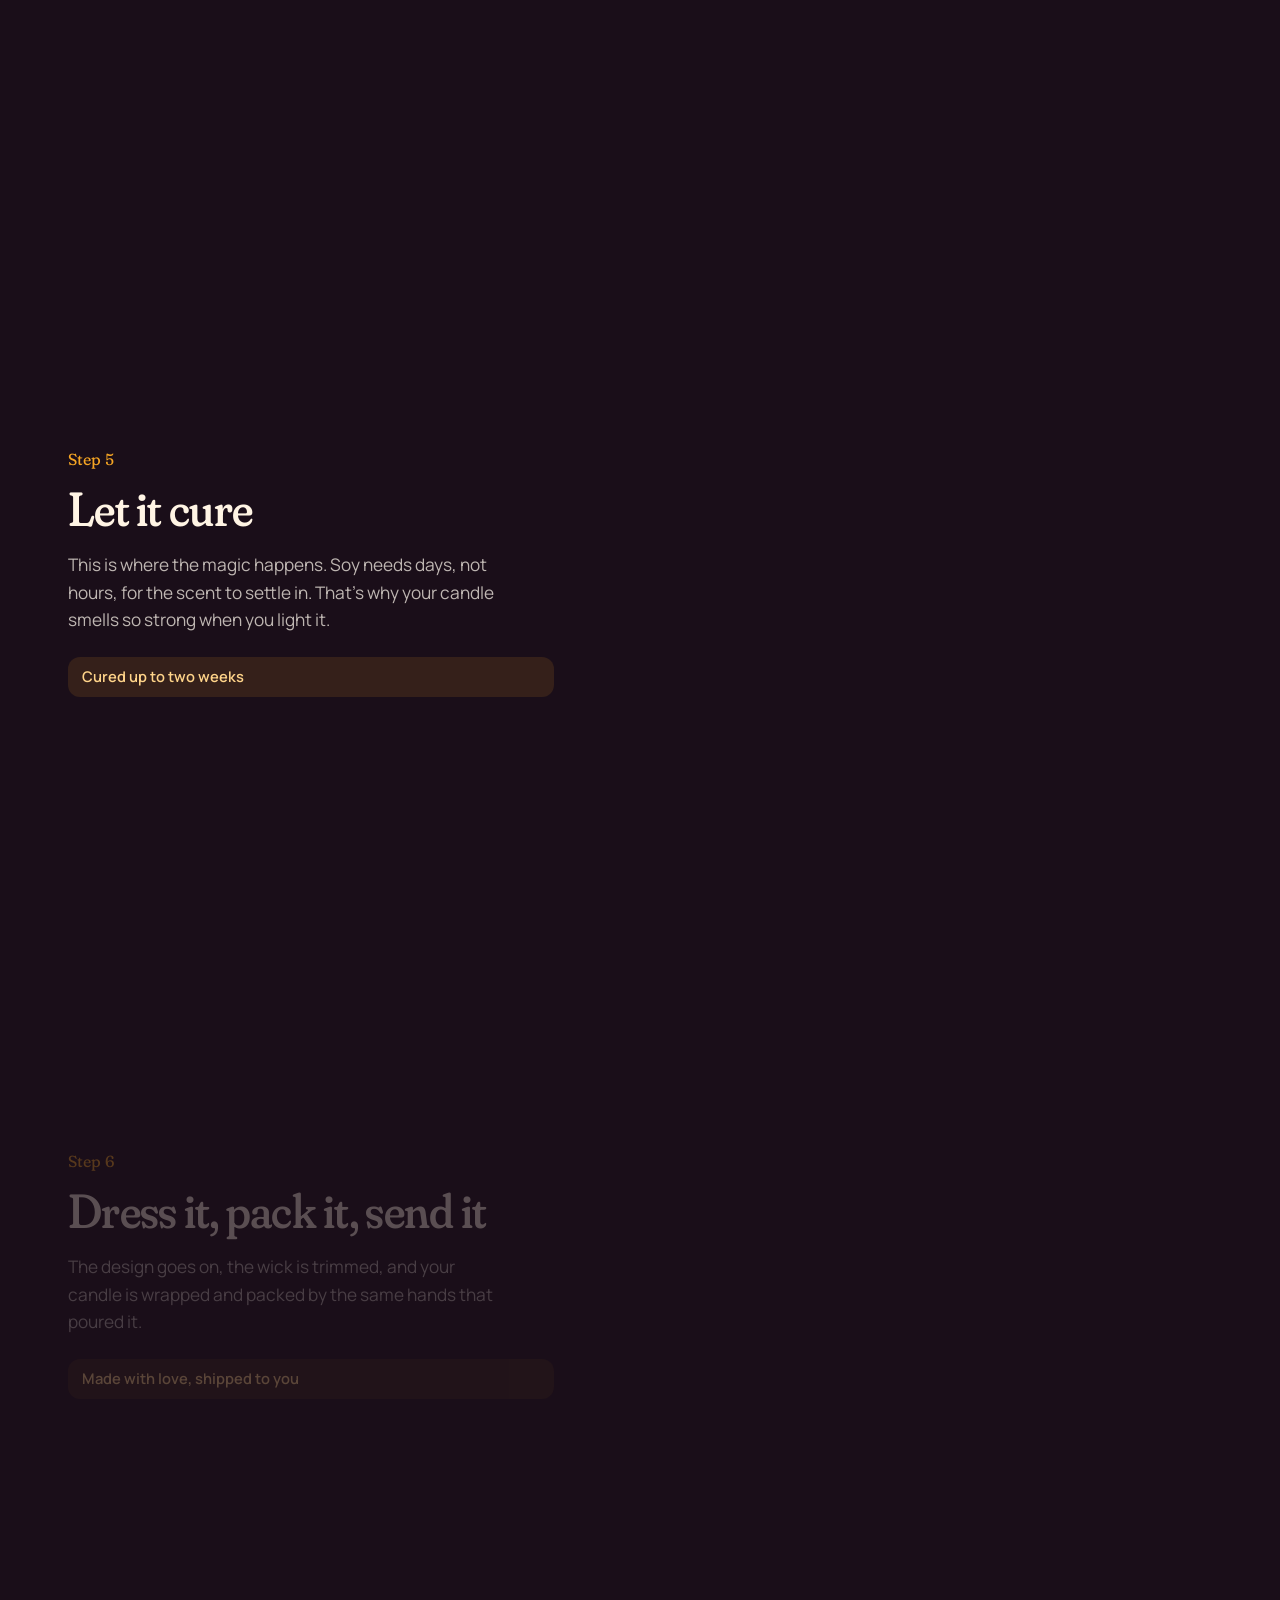
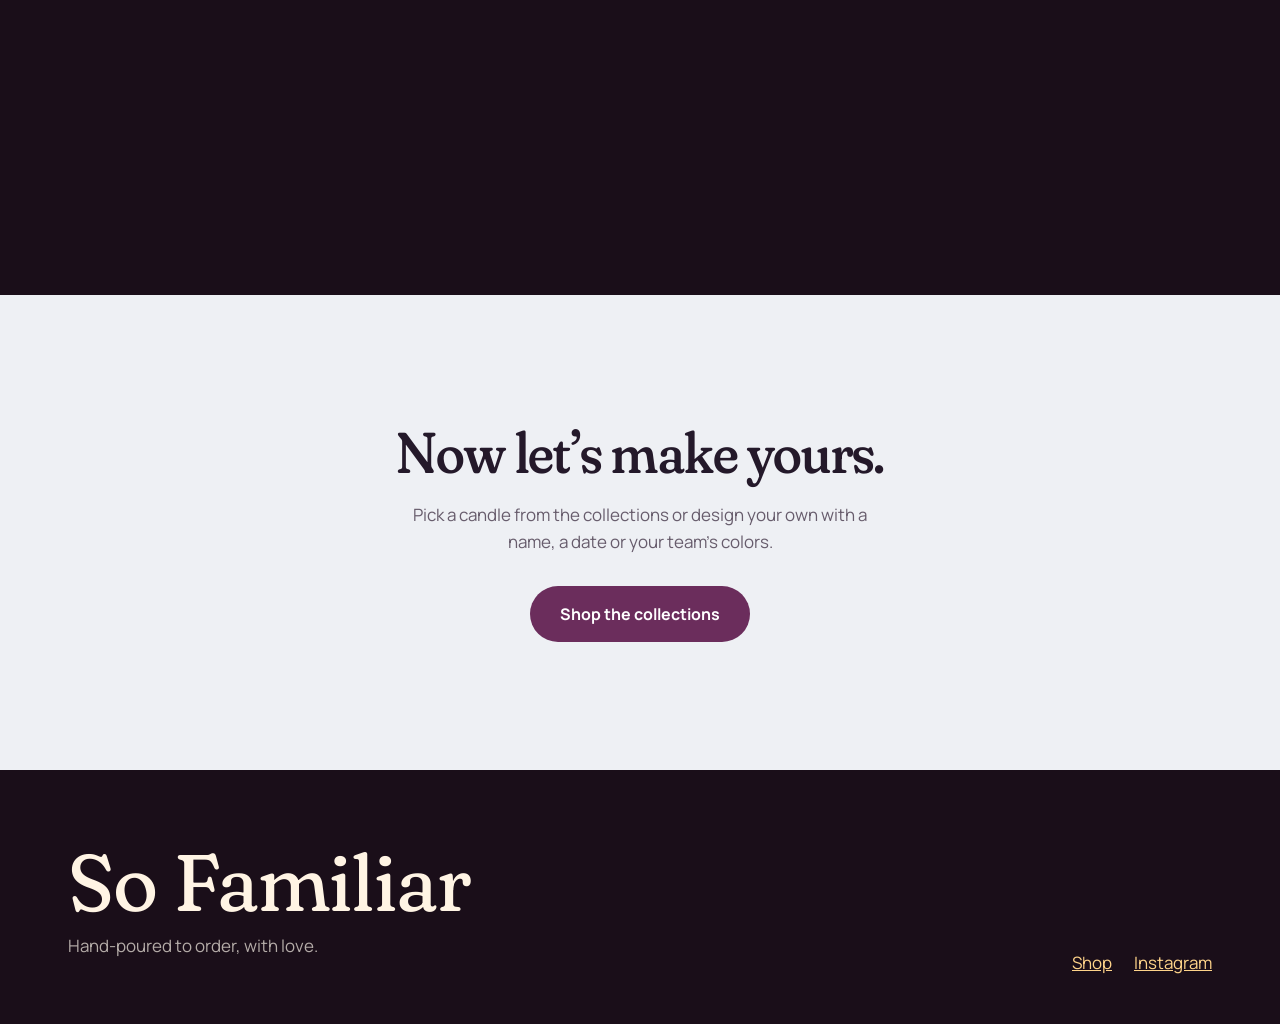
<file: craft.html>
<!doctype html>
<html lang="en">
<head>
<meta charset="utf-8">
<meta name="viewport" content="width=device-width, initial-scale=1">
<title>How It’s Made | So Familiar Candles</title>
<meta name="description" content="From soy flakes to a finished candle: see how every So Familiar candle is poured by hand.">
<link rel="preconnect" href="https://fonts.googleapis.com">
<link rel="preconnect" href="https://fonts.gstatic.com" crossorigin>
<link href="https://fonts.googleapis.com/css2?family=Allura&family=Fraunces:ital,opsz,wght,SOFT@0,9..144,300..700,0..100;1,9..144,300..700,0..100&family=Manrope:wght@400;500;600;700&display=swap" rel="stylesheet">
<link rel="stylesheet" href="styles.css">
</head>
<body style="background: var(--night)">

<header class="topbar dark" id="topbar">
  <a class="wordmark" href="index.html">So Familiar</a>
  <nav aria-label="Main">
    <a class="navlink" href="index.html#collections">Collections</a>
    <a class="navlink" href="index.html#custom">Make your own</a>
    <a class="cart-pill" href="index.html#collections">Shop candles</a>
  </nav>
</header>

<main>
<section class="craft-hero">
  <div class="wrap">
    <h1>From a handful of soy to a little light.</h1>
    <p>Every So Familiar candle is made by hand, one order at a time. Scroll to see it happen, step by step.</p>
  </div>
</section>

<section class="scrolly">
  <div class="wrap scrolly-grid">
    <div class="steps" id="steps">
      <article class="step" data-step="1">
        <div class="num">Step 1</div>
        <h2>Melt the soy, low and slow</h2>
        <p>Natural soy wax flakes go into a pouring pot over gentle heat. Rushing it scorches the wax, so this part takes patience.</p>
        <span class="fact">Heated to 185°F</span>
      </article>
      <article class="step" data-step="2">
        <div class="num">Step 2</div>
        <h2>Blend in the fragrance</h2>
        <p>Fragrance oil is measured by weight and stirred in for two full minutes, so the scent binds to the wax instead of floating on top.</p>
        <span class="fact">About 1 oz of fragrance per pound of wax</span>
      </article>
      <article class="step" data-step="3">
        <div class="num">Step 3</div>
        <h2>Set the wick by hand</h2>
        <p>A cotton wick is fixed to the center of the jar and held straight with a wick bar, so your candle burns evenly from the first light.</p>
        <span class="fact">Centered and held straight</span>
      </article>
      <article class="step" data-step="4">
        <div class="num">Step 4</div>
        <h2>The pour</h2>
        <p>Once the wax cools to the right temperature, it’s poured slowly into the jar. Too hot and it cracks; too cool and it sets uneven.</p>
        <span class="fact">Poured at 135°F</span>
      </article>
      <article class="step" data-step="5">
        <div class="num">Step 5</div>
        <h2>Let it cure</h2>
        <p>This is where the magic happens. Soy needs days, not hours, for the scent to settle in. That’s why your candle smells so strong when you light it.</p>
        <span class="fact">Cured up to two weeks</span>
      </article>
      <article class="step" data-step="6">
        <div class="num">Step 6</div>
        <h2>Dress it, pack it, send it</h2>
        <p>The design goes on, the wick is trimmed, and your candle is wrapped and packed by the same hands that poured it.</p>
        <span class="fact">Made with love, shipped to you</span>
      </article>
    </div>

    <div class="stage-col">
      <div class="stage" id="stage" data-step="1">
        <div class="scenes" aria-hidden="false">
          <figure class="scene s1"><img src="img/step-melt.jpg" alt="Hands stirring soy wax melting in a pot on a hot plate" loading="eager"></figure>
          <figure class="scene s2"><img src="img/step-wick.jpg" alt="Candle-making workbench with glass jars, bottles and wooden wicks" loading="eager"></figure>
          <figure class="scene s3"><img src="img/step-fragrance.jpg" alt="Hands centering a wick bar across an empty glass candle jar" loading="eager"></figure>
          <figure class="scene s4"><img src="img/step-pour.jpg" alt="Melted wax poured from a glass beaker into a candle jar with a wooden wick" loading="eager"></figure>
          <figure class="scene s5"><img src="img/step-cure.jpg" alt="Freshly poured candles setting with wick holders across the jars" loading="eager"></figure>
          <figure class="scene s6"><img src="img/wreath.jpg" alt="A finished So Familiar Evergreen Wreath candle" loading="eager"></figure>
        </div>
        <div class="readout" id="readout">72°F</div>
      </div>
    </div>
  </div>
</section>

<section class="section craft-cta">
  <div class="wrap">
    <h2>Now let’s make yours.</h2>
    <p>Pick a candle from the collections or design your own with a name, a date or your team’s colors.</p>
    <a class="btn btn-plum" href="index.html#collections">Shop the collections</a>
  </div>
</section>
</main>

<footer class="footer">
  <div class="wrap footer-grid">
    <div><span class="wordmark">So Familiar</span><p>Hand-poured to order, with love.</p></div>
    <nav aria-label="Footer"><a href="index.html">Shop</a><a href="https://www.instagram.com/sofamiliarcandles">Instagram</a></nav>
  </div>
</footer>

<script>
(function () {
  var reduce = matchMedia('(prefers-reduced-motion: reduce)').matches;
  var stage = document.getElementById('stage'), readout = document.getElementById('readout');
  var anim = null;
  function count(from, to, fmt, ms) {
    cancelAnimationFrame(anim);
    if (reduce) { readout.textContent = fmt(to); return; }
    var t0 = performance.now();
    (function f(t) { var k = Math.min(1, (t - t0) / ms); readout.textContent = fmt(Math.round(from + (to - from) * (1 - Math.pow(1 - k, 3)))); if (k < 1) anim = requestAnimationFrame(f); })(t0);
  }
  function say(s) { cancelAnimationFrame(anim); readout.textContent = s; }
  var deg = function (n) { return n + '°F'; };
  var STEPS = {
    1: function () { count(72, 185, deg, 2600); },
    2: function () { say('Fragrance in at 185°F'); },
    3: function () { say('Wick centered'); },
    4: function () { count(185, 135, function (n) { return 'Cooling to ' + n + '°F'; }, 1800); },
    5: function () { count(1, 14, function (n) { return 'Curing: day ' + n; }, 4500); },
    6: function () { say('Ready to ship'); }
  };
  var current = 0;
  var steps = document.querySelectorAll('.step');
  var io = new IntersectionObserver(function (entries) {
    entries.forEach(function (e) {
      if (!e.isIntersecting) return;
      var n = +e.target.dataset.step;
      steps.forEach(function (s) { s.classList.toggle('active', s === e.target); });
      if (n !== current) { current = n; stage.dataset.step = n; STEPS[n](); }
    });
  }, { rootMargin: matchMedia('(max-width: 860px)').matches ? '-64% 0px -30% 0px' : '-45% 0px -45% 0px' });
  steps.forEach(function (s) { io.observe(s); });
  steps[0].classList.add('active'); STEPS[1]();

  var bar = document.getElementById('topbar');
  addEventListener('scroll', function () { bar.classList.toggle('solid', scrollY > 300); }, { passive: true });
})();
</script>
</body>
</html>
</file>
<file: styles.css>
:root {
  --night: #1A0E19;
  --night-2: #2A1627;
  --ember: #F5A524;
  --glow: #FFD48A;
  --frost: #EEF0F4;
  --frost-2: #E2E5EC;
  --paper: #FFFFFF;
  --ink: #24192A;
  --ink-soft: #675C6C;
  --plum: #6B2D5C;
  --plum-deep: #4A1D40;
  --line: #D9DCE4;

  --c-holiday: #B8283C;
  --c-thanks: #B5612A;
  --c-newyear: #8A6FB0;
  --c-memory: #5F83A8;
  --c-game: #2E6B4E;
  --c-everyday: #6B2D5C;

  --display: "Fraunces", Georgia, serif;
  --body: "Manrope", system-ui, sans-serif;
  color-scheme: light;
}

* { box-sizing: border-box; }
html { scroll-behavior: smooth; }
@media (prefers-reduced-motion: reduce) { html { scroll-behavior: auto; } }
body {
  margin: 0; background: var(--frost); color: var(--ink);
  font-family: var(--body); font-size: 1.0625rem; line-height: 1.6;
  -webkit-font-smoothing: antialiased;
}
img { max-width: 100%; display: block; }
h1, h2, h3 {
  font-family: var(--display); font-weight: 500; line-height: 1.05; margin: 0;
  font-variation-settings: "SOFT" 100, "opsz" 96;
}
h2 { font-size: clamp(2.2rem, 5vw, 3.6rem); letter-spacing: -.015em; }
h3 { font-size: 1.3rem; font-variation-settings: "SOFT" 100, "opsz" 24; }
p { margin: 0 0 1em; }
a { color: inherit; }
:focus-visible { outline: 3px solid var(--ember); outline-offset: 3px; border-radius: 6px; }
.wrap { max-width: 1240px; margin: 0 auto; padding: 0 clamp(16px, 4vw, 48px); }

/* ---------- Top bar ---------- */
.topbar {
  position: fixed; inset: 0 0 auto 0; z-index: 50;
  display: flex; align-items: center; justify-content: space-between; gap: 16px;
  padding: 16px clamp(16px, 4vw, 48px);
  color: #F6EFE6; transition: background .3s, color .3s, box-shadow .3s;
}
.topbar.solid.dark { background: rgba(26,14,25,.82); color: #F6EFE6; box-shadow: 0 1px 0 rgba(255,255,255,.08); }
.topbar.solid { background: rgba(238,240,244,.86); backdrop-filter: blur(14px); color: var(--ink); box-shadow: 0 1px 0 var(--line); }
.wordmark { font-family: var(--display); font-size: 1.55rem; text-decoration: none; font-variation-settings: "SOFT" 100, "opsz" 48; letter-spacing: -.01em; }
.topbar nav { display: flex; align-items: center; gap: clamp(14px, 2.4vw, 30px); }
.topbar nav a { text-decoration: none; font-weight: 600; font-size: .95rem; opacity: .9; }
.topbar nav a:hover { opacity: 1; }
.cart-pill {
  display: inline-flex; align-items: center; gap: 8px; border: 0; cursor: pointer;
  background: var(--ember); color: var(--night); font: 700 .95rem var(--body);
  padding: 9px 16px; border-radius: 999px; text-decoration: none; opacity: 1 !important;
}
.cart-pill .count { background: var(--night); color: var(--glow); border-radius: 999px; min-width: 22px; height: 22px; display: inline-grid; place-items: center; font-size: .8rem; padding: 0 6px; }
.cart-pill.bump { animation: bump .45s ease; }
@keyframes bump { 40% { transform: scale(1.12); } }
@media (max-width: 760px) { .topbar nav a.navlink { display: none; } }

/* ---------- Buttons ---------- */
.btn {
  display: inline-flex; align-items: center; justify-content: center; gap: 10px;
  font: 700 1rem var(--body); text-decoration: none; cursor: pointer;
  padding: 15px 28px; border-radius: 999px; border: 2px solid transparent;
  transition: transform .15s ease, background .2s, color .2s;
}
.btn:active { transform: scale(.97); }
.btn-ember { background: var(--ember); color: var(--night); }
.btn-ember:hover { background: var(--glow); }
.btn-ghost { border-color: rgba(246,239,230,.45); color: #F6EFE6; background: transparent; }
.btn-ghost:hover { border-color: #F6EFE6; }
.btn-plum { background: var(--plum); color: #fff; }
.btn-plum:hover { background: var(--plum-deep); }

/* ---------- Hero ---------- */
.hero {
  position: relative; min-height: 100svh; overflow: hidden;
  background: radial-gradient(120% 90% at 72% 40%, #3A1C33 0%, var(--night) 55%, #0F070E 100%);
  color: #F6EFE6; display: grid; align-items: center;
}
.hero::after { /* light spill that grows when the candle is lit */
  content: ""; position: absolute; inset: 0; pointer-events: none;
  background: radial-gradient(42% 46% at 70% 38%, rgba(255,190,90,.30), rgba(255,160,60,0) 70%);
  opacity: 0; transition: opacity 2.2s ease .5s;
}
.hero.lit::after { opacity: 1; }
.hero-grid {
  position: relative; z-index: 2; width: 100%;
  display: grid; grid-template-columns: 1.05fr .95fr; gap: 24px; align-items: center;
  padding-top: 110px; padding-bottom: 70px;
}
.hero h1 {
  font-size: clamp(3.1rem, 8.4vw, 7.4rem); letter-spacing: -.03em; line-height: .95;
  font-weight: 400; max-width: 9ch;
  color: #5B4252; transition: color 2s ease .6s, text-shadow 2s ease .6s;
}
.hero.lit h1 { color: #FFF4E4; text-shadow: 0 0 60px rgba(255,180,80,.25); }
.hero .lede { font-size: clamp(1.1rem, 1.6vw, 1.28rem); color: rgba(246,239,230,.78); max-width: 40ch; margin: 28px 0 34px; opacity: 0; transform: translateY(8px); transition: opacity 1s ease 1.6s, transform 1s ease 1.6s; }
.hero .actions { display: flex; gap: 12px; flex-wrap: wrap; opacity: 0; transition: opacity 1s ease 2s; }
.hero.lit .lede, .hero.lit .actions { opacity: 1; transform: none; }

.hero-stage { position: relative; height: min(78vh, 680px); display: grid; place-items: end center; }
.hero-stage .jar-slot { position: absolute; inset: 0 0 64px 0; opacity: 0; transition: opacity 1.1s ease; }
.hero-stage .jar-slot.on { opacity: 1; }
.hero-stage .jar-slot svg { position: absolute; inset: 0; width: 100%; height: 100%; overflow: visible; }
#smoke { position: absolute; inset: 0; width: 100%; height: 100%; pointer-events: none; z-index: 3; }
.hero-caption {
  position: absolute; left: 50%; bottom: 0; transform: translateX(-50%); z-index: 4; max-width: 100%; overflow-x: auto;
  display: flex; gap: 6px; align-items: center; padding: 6px; border-radius: 999px;
  background: rgba(255,255,255,.06); backdrop-filter: blur(10px); border: 1px solid rgba(255,255,255,.1);
  opacity: 0; transition: opacity 1s ease 2.4s; white-space: nowrap;
}
.hero.lit .hero-caption { opacity: 1; }
.hero-caption button {
  border: 0; background: transparent; color: rgba(246,239,230,.7); cursor: pointer;
  font: 600 .82rem var(--body); padding: 7px 12px; border-radius: 999px;
}
.hero-caption button[aria-pressed="true"] { background: rgba(255,212,138,.16); color: var(--glow); }
.scroll-cue { position: absolute; left: 50%; bottom: 18px; transform: translateX(-50%); z-index: 2; color: rgba(246,239,230,.45); font-size: .8rem; }

/* flame motion */
.flame-outer { transform-box: fill-box; transform-origin: 50% 100%; animation: flick 2.3s ease-in-out infinite; }
.flame-inner { transform-box: fill-box; transform-origin: 50% 100%; animation: flick 1.7s ease-in-out infinite reverse; }
@keyframes flick {
  0%,100% { transform: scale(1,1) skewX(0deg); }
  25% { transform: scale(.95,1.06) skewX(-3deg); }
  55% { transform: scale(1.04,.96) skewX(2deg); }
  80% { transform: scale(.98,1.03) skewX(-1deg); }
}
.hero .flame-group { transform-box: fill-box; transform-origin: 50% 100%; transform: scale(0); transition: transform .9s cubic-bezier(.2,1.6,.4,1) .35s; }
.hero.lit .flame-group { transform: scale(1); }
.hero .jar-glow { opacity: 0; transition: opacity 2s ease .6s; }
.hero.lit .jar-glow { opacity: 1; }

@media (max-width: 860px) {
  .hero-grid { grid-template-columns: 1fr; padding-top: 92px; text-align: left; }
  .hero-stage { order: -1; height: 44vh; }
  .hero h1 { max-width: 11ch; }
  .hero-caption { bottom: 0; }
  .hero-caption button { padding: 7px 9px; font-size: .78rem; }
  .scroll-cue { display: none; }
}

/* ---------- Season strip ---------- */
.season-strip { background: var(--night-2); color: var(--glow); text-align: center; padding: 14px 16px; font-weight: 600; font-size: .95rem; }
.season-strip a { color: #fff; }

/* ---------- Collections ---------- */
section[id] { scroll-margin-top: 70px; }
.section { padding: clamp(72px, 10vw, 128px) 0; }
.head { display: grid; grid-template-columns: 1fr 1fr; gap: 24px 48px; align-items: end; margin-bottom: 36px; }
.head p { color: var(--ink-soft); max-width: 46ch; margin: 0; }
@media (max-width: 760px) { .head { grid-template-columns: 1fr; } }

.tabs { display: flex; gap: 8px; flex-wrap: wrap; margin-bottom: 36px; }
.tab {
  --c: var(--plum);
  display: inline-flex; align-items: center; gap: 9px; cursor: pointer;
  border: 1.5px solid var(--line); background: var(--paper); color: var(--ink);
  font: 600 .95rem var(--body); padding: 10px 18px; border-radius: 999px; transition: all .2s;
}
.tab::before { content: ""; width: 9px; height: 9px; border-radius: 50%; background: var(--c); }
.tab:hover { border-color: var(--c); }
.tab[aria-selected="true"] { background: var(--c); border-color: var(--c); color: #fff; }
.tab[aria-selected="true"]::before { background: #fff; }

.grid { display: grid; grid-template-columns: repeat(4, 1fr); gap: 28px 22px; }
@media (max-width: 1080px) { .grid { grid-template-columns: repeat(3, 1fr); } }
@media (max-width: 780px) { .grid { grid-template-columns: repeat(2, 1fr); gap: 22px 14px; } }

.card { display: flex; flex-direction: column; }
.card[hidden] { display: none; }
.card .media {
  --c: var(--plum);
  position: relative; aspect-ratio: 4 / 5; border-radius: 22px; overflow: hidden; margin-bottom: 14px;
  background: radial-gradient(90% 70% at 50% 35%, color-mix(in srgb, var(--c) 22%, #fff) 0%, color-mix(in srgb, var(--c) 55%, #1a1020) 100%);
}
.card .media img { width: 100%; height: 100%; object-fit: cover; transition: transform .6s ease; }
.card:hover .media img { transform: scale(1.04); }
.card .media svg { position: absolute; inset: 10% 14% 4%; width: 72%; height: 86%; }
.badge { position: absolute; top: 12px; left: 12px; background: rgba(255,255,255,.92); color: var(--ink); font-weight: 700; font-size: .75rem; padding: 5px 10px; border-radius: 999px; }
.card h3 { margin-bottom: 4px; }
.card .notes { color: var(--ink-soft); font-size: .93rem; margin: 0 0 12px; }
.card .buy { margin-top: auto; display: flex; align-items: center; justify-content: space-between; gap: 10px; }
.price { font-weight: 700; }
.add {
  border: 1.5px solid var(--ink); background: transparent; color: var(--ink); cursor: pointer;
  font: 700 .88rem var(--body); padding: 8px 14px; border-radius: 999px; transition: all .2s;
}
.add:hover { background: var(--ink); color: #fff; }
.add.added { background: var(--c-game); border-color: var(--c-game); color: #fff; }

/* ---------- Builder ---------- */
.builder { background: var(--night); color: #F6EFE6; position: relative; overflow: hidden; }
.builder::before { content: ""; position: absolute; width: 700px; height: 700px; right: -160px; top: -120px; background: radial-gradient(circle, rgba(245,165,36,.16), transparent 65%); pointer-events: none; }
.builder .head p { color: rgba(246,239,230,.72); }
.builder-grid { display: grid; grid-template-columns: .9fr 1.1fr; gap: clamp(28px, 5vw, 72px); align-items: center; position: relative; }
.preview-stage { position: relative; height: 520px; border-radius: 28px; background: radial-gradient(70% 60% at 50% 40%, #3A1C33, #160B15); border: 1px solid rgba(255,255,255,.08); }
.preview-stage svg { position: absolute; inset: 8% 6% 4%; width: 88%; height: 88%; overflow: visible; }
.controls { display: grid; gap: 22px; }
.control label, .control .lab { display: block; font-weight: 700; font-size: .92rem; margin-bottom: 9px; color: #F6EFE6; }
.seg { display: flex; flex-wrap: wrap; gap: 8px; }
.seg button {
  border: 1.5px solid rgba(255,255,255,.18); background: rgba(255,255,255,.04); color: #F6EFE6; cursor: pointer;
  font: 600 .92rem var(--body); padding: 10px 16px; border-radius: 14px; transition: all .2s;
}
.seg button[aria-pressed="true"] { border-color: var(--ember); background: rgba(245,165,36,.14); color: var(--glow); }
.builder input[type=text], .builder select {
  width: 100%; font: 500 1rem var(--body); color: #F6EFE6; background: rgba(255,255,255,.06);
  border: 1.5px solid rgba(255,255,255,.16); border-radius: 14px; padding: 13px 15px;
}
.builder select option { color: var(--ink); }
.builder input:focus, .builder select:focus { outline: none; border-color: var(--ember); }
.builder .row2 { display: grid; grid-template-columns: 1fr 1fr; gap: 14px; }
.builder .hint { font-size: .85rem; color: rgba(246,239,230,.6); margin-top: 6px; }
.builder-buy { display: flex; align-items: center; gap: 18px; flex-wrap: wrap; }
.builder-buy .price { font-size: 1.3rem; color: var(--glow); }
@media (max-width: 900px) { .builder-grid { grid-template-columns: 1fr; } .preview-stage { height: 380px; } }
@media (max-width: 480px) { .builder .row2 { grid-template-columns: 1fr; } }

/* ---------- Craft teaser ---------- */
.craft-teaser { background: var(--frost-2); }
.teaser-card {
  display: grid; grid-template-columns: 1fr 1fr; align-items: center; gap: 40px;
  background: var(--paper); border-radius: 32px; padding: clamp(28px, 5vw, 64px); overflow: hidden;
}
.teaser-card p { color: var(--ink-soft); max-width: 42ch; }
.mini-pour { height: 320px; display: grid; place-items: center; }
.mini-pour svg { height: 100%; width: auto; }
@media (max-width: 820px) { .teaser-card { grid-template-columns: 1fr; } .mini-pour { height: 240px; order: -1; } }

/* ---------- Story ---------- */
.story { display: grid; grid-template-columns: 1fr 1fr; gap: clamp(28px, 6vw, 88px); align-items: center; }
.story-photos { position: relative; height: 560px; }
.story-photos img { position: absolute; width: 58%; border-radius: 22px; box-shadow: 0 30px 60px -30px rgba(36,25,42,.45); }
.story-photos img:nth-child(1) { left: 0; top: 0; transform: rotate(-4deg); }
.story-photos img:nth-child(2) { right: 0; bottom: 0; transform: rotate(3deg); }
.story h2 { margin-bottom: 24px; }
.story p { color: var(--ink-soft); font-size: 1.12rem; line-height: 1.75; max-width: 44ch; }
.story .sign { font-family: var(--display); font-style: italic; font-size: 1.5rem; color: var(--plum); }
@media (max-width: 860px) { .story { grid-template-columns: 1fr; } .story-photos { height: 380px; } }

/* ---------- Order ---------- */
.order-wrap { display: grid; grid-template-columns: .85fr 1.15fr; gap: clamp(28px, 5vw, 64px); align-items: start; }
.order-side { position: sticky; top: 100px; }
.order-side p { color: var(--ink-soft); max-width: 40ch; }
.order-side ol { padding-left: 20px; color: var(--ink-soft); margin: 0; }
.order-side li { margin-bottom: 8px; }
.form-card { background: var(--paper); border-radius: 28px; padding: clamp(22px, 4vw, 40px); border: 1px solid var(--line); }
.cart-list { list-style: none; margin: 0 0 22px; padding: 0; border: 1.5px dashed var(--line); border-radius: 18px; }
.cart-list li { display: flex; justify-content: space-between; align-items: center; gap: 12px; padding: 14px 16px; }
.cart-list li + li { border-top: 1px solid var(--line); }
.cart-list .item-name { font-weight: 700; }
.cart-list .item-sub { color: var(--ink-soft); font-size: .88rem; }
.cart-list .empty { color: var(--ink-soft); justify-content: center; text-align: center; padding: 22px; }
.qty-ctl { display: flex; align-items: center; gap: 6px; }
.qty-ctl button { width: 30px; height: 30px; border-radius: 50%; border: 1.5px solid var(--line); background: #fff; cursor: pointer; font-weight: 700; color: var(--ink); }
.cart-total { display: flex; justify-content: space-between; font-weight: 700; margin: -8px 4px 24px; }
.field { display: flex; flex-direction: column; margin-bottom: 18px; }
.row { display: flex; gap: 14px; flex-wrap: wrap; }
.row .field { flex: 1 1 200px; }
.form-card label { font-weight: 700; font-size: .92rem; margin-bottom: 6px; }
.opt { font-weight: 500; color: var(--ink-soft); }
.form-card input, .form-card textarea {
  font: inherit; font-size: 1rem; color: var(--ink); width: 100%;
  padding: 12px 14px; border: 1.5px solid var(--line); border-radius: 14px; background: var(--frost);
}
.form-card input:focus, .form-card textarea:focus { outline: none; border-color: var(--plum); background: #fff; box-shadow: 0 0 0 4px rgba(245,165,36,.3); }
.hp { position: absolute; left: -9999px; }
.form-card .btn { width: 100%; }
.form-note { text-align: center; color: var(--ink-soft); font-size: .9rem; margin: 12px 0 0; }
.form-error { color: var(--c-holiday); font-weight: 600; margin: 0 0 14px; display: none; }
.form-done { text-align: center; padding: 40px 10px; }
.form-done h3 { font-size: 2rem; margin-bottom: 12px; }
@media (max-width: 860px) { .order-wrap { grid-template-columns: 1fr; } .order-side { position: static; } }

/* ---------- FAQ ---------- */
.faq { max-width: 780px; margin: 0 auto; }
details { border-bottom: 1px solid var(--line); padding: 20px 0; }
summary { cursor: pointer; list-style: none; font-weight: 700; font-size: 1.08rem; display: flex; justify-content: space-between; gap: 16px; }
summary::-webkit-details-marker { display: none; }
summary::after { content: "+"; font-family: var(--display); font-size: 1.6rem; line-height: 1; color: var(--plum); transition: transform .25s; }
details[open] summary::after { transform: rotate(45deg); }
details p { color: var(--ink-soft); margin: 12px 0 0; }

/* ---------- Footer ---------- */
.footer { background: var(--night); color: rgba(246,239,230,.7); padding: 72px 0 48px; }
.footer-grid { display: flex; justify-content: space-between; gap: 32px; flex-wrap: wrap; align-items: end; }
.footer .wordmark { font-size: clamp(2.6rem, 7vw, 5rem); color: #FFF4E4; display: block; line-height: 1; margin-bottom: 10px; }
.footer a { color: var(--glow); }
.footer nav { display: flex; gap: 22px; flex-wrap: wrap; }

/* ---------- Craft page ---------- */
.craft-hero { background: var(--night); color: #F6EFE6; padding: 150px 0 80px; }
.craft-hero h1 { font-size: clamp(2.8rem, 7vw, 6rem); letter-spacing: -.03em; font-weight: 400; max-width: 12ch; color: #FFF4E4; }
.craft-hero p { color: rgba(246,239,230,.75); font-size: 1.2rem; max-width: 46ch; margin-top: 24px; }
.scrolly { background: var(--night); color: #F6EFE6; }
.scrolly-grid { display: grid; grid-template-columns: .9fr 1.1fr; gap: clamp(24px, 5vw, 72px); }
.steps { padding: 10vh 0 30vh; }
.step { min-height: 78vh; display: flex; flex-direction: column; justify-content: center; opacity: .28; transition: opacity .5s; }
.step.active { opacity: 1; }
.step .num { font-family: var(--display); font-size: 1rem; color: var(--ember); margin-bottom: 12px; font-variation-settings: "SOFT" 100, "opsz" 14; }
.step h2 { font-size: clamp(2rem, 4vw, 3rem); color: #FFF4E4; margin-bottom: 16px; }
.step p { color: rgba(246,239,230,.75); max-width: 40ch; font-size: 1.08rem; }
.step .fact { display: inline-block; margin-top: 6px; padding: 8px 14px; border-radius: 12px; background: rgba(245,165,36,.12); color: var(--glow); font-weight: 600; font-size: .92rem; }
.stage-col { position: relative; }
.stage {
  position: sticky; top: 12vh; height: 76vh; border-radius: 32px; overflow: hidden;
  background: radial-gradient(70% 60% at 50% 45%, #3A1C33, #120911); border: 1px solid rgba(255,255,255,.08);
}
.stage > svg { width: 100%; height: 100%; }
.scene { opacity: 0; transition: opacity .7s ease; }
.stage[data-step="1"] .s1, .stage[data-step="2"] .s2, .stage[data-step="3"] .s3,
.stage[data-step="4"] .s4, .stage[data-step="5"] .s5, .stage[data-step="6"] .s6 { opacity: 1; }
.readout { position: absolute; left: 24px; bottom: 22px; font-weight: 700; color: var(--glow); font-size: 1.05rem; background: rgba(0,0,0,.25); padding: 8px 14px; border-radius: 12px; backdrop-filter: blur(6px); }
.craft-cta { background: var(--frost); text-align: center; }
.craft-cta p { color: var(--ink-soft); max-width: 46ch; margin: 18px auto 30px; }
@media (max-width: 860px) {
  .scrolly-grid { grid-template-columns: 1fr; }
  .stage-col { order: -1; position: sticky; top: 64px; z-index: 5; height: 46vh; }
  .stage { position: relative; top: 0; height: 44vh; border-radius: 22px; }
  .steps { padding: 4vh 0 20vh; }
  .step { min-height: 60vh; }
}

/* scene animations */
.anim-melt { transform-box: fill-box; transform-origin: 50% 100%; animation: melt 4s ease-in-out infinite; }
@keyframes melt { 0% { transform: scaleY(.2); } 60%,100% { transform: scaleY(1); } }
.flake { animation: flakeAway 4s ease-in infinite; transform-box: fill-box; transform-origin: center; }
@keyframes flakeAway { 0%,15% { opacity: 1; transform: scale(1); } 60%,100% { opacity: 0; transform: scale(.3) translateY(10px); } }
.burner path { transform-box: fill-box; transform-origin: 50% 100%; animation: flick 1.2s ease-in-out infinite; }
.steam { animation: steam 3s ease-out infinite; opacity: 0; }
.steam.d2 { animation-delay: 1s; } .steam.d3 { animation-delay: 2s; }
@keyframes steam { 0% { opacity: 0; transform: translateY(0); } 30% { opacity: .55; } 100% { opacity: 0; transform: translateY(-50px); } }
.drop { animation: drop 1.6s ease-in infinite; opacity: 0; }
.drop.d2 { animation-delay: .55s; } .drop.d3 { animation-delay: 1.1s; }
@keyframes drop { 0% { opacity: 0; transform: translateY(0); } 15% { opacity: 1; } 85% { opacity: 1; transform: translateY(92px); } 100% { opacity: 0; transform: translateY(96px); } }
.swirl { transform-box: fill-box; transform-origin: center; animation: spin 3s linear infinite; }
@keyframes spin { to { transform: rotate(360deg); } }
.wick-drop { animation: wickDown 3.6s cubic-bezier(.3,.8,.3,1) infinite; }
@keyframes wickDown { 0% { transform: translateY(-120px); opacity: 0; } 15% { opacity: 1; } 45%,100% { transform: translateY(0); opacity: 1; } }
.clip-in { animation: clipIn 3.6s ease infinite; opacity: 0; }
@keyframes clipIn { 0%,50% { opacity: 0; transform: translateY(-8px); } 65%,100% { opacity: 1; transform: none; } }
.pour-fill { transform-box: fill-box; transform-origin: 50% 100%; animation: fill 4.5s ease-in-out infinite; }
@keyframes fill { 0% { transform: scaleY(0); } 75%,100% { transform: scaleY(1); } }
.pour-stream { transform-box: fill-box; transform-origin: 50% 0%; animation: stream 4.5s ease-in-out infinite; }
@keyframes stream { 0% { transform: scaleY(0); } 8%,72% { transform: scaleY(1); } 80%,100% { transform: scaleY(0); opacity: 0; } }
.sky { transform-box: view-box; transform-origin: 200px 330px; animation: spin 5s linear infinite; }
.decal-in { animation: decalIn 4s ease infinite; }
@keyframes decalIn { 0%,10% { opacity: 0; transform: translateX(-30px); } 35%,100% { opacity: 1; transform: none; } }
.sparkle { transform-box: fill-box; transform-origin: center; animation: twinkle 2s ease-in-out infinite; }
.sparkle.d2 { animation-delay: .7s; } .sparkle.d3 { animation-delay: 1.3s; }
@keyframes twinkle { 0%,100% { opacity: 0; transform: scale(.4); } 50% { opacity: 1; transform: scale(1); } }

@media (prefers-reduced-motion: reduce) {
  *, *::before, *::after { animation-duration: .001ms !important; animation-iteration-count: 1 !important; transition-duration: .001ms !important; transition-delay: 0s !important; }
}

/* thank-you */
.thanks { min-height: 100svh; display: grid; place-items: center; text-align: center; background: var(--night); color: #F6EFE6; padding: 24px; }
.thanks h1 { font-size: clamp(2.6rem, 7vw, 5rem); color: #FFF4E4; margin-bottom: 18px; font-weight: 400; }
.thanks p { color: rgba(246,239,230,.75); max-width: 44ch; margin: 0 auto 28px; }

/* ---------- Real-photo hero ---------- */
.hero-stage { margin: 0; height: auto; display: flex; flex-direction: column; align-items: center; gap: 18px; }
.hero-frame {
  position: relative; width: min(100%, 470px); aspect-ratio: 605 / 748; overflow: hidden;
  border-radius: 999px 999px 28px 28px; background: #2A1627;
  box-shadow: 0 0 0 1px rgba(255,212,138,.18), 0 40px 120px -30px rgba(255,170,70,.45);
  opacity: 0; transform: translateY(16px) scale(.98); transition: opacity 1.4s ease .2s, transform 1.4s ease .2s;
}
.hero.lit .hero-frame { opacity: 1; transform: none; }
.slide { position: absolute; inset: 0; opacity: 0; transition: opacity 1.6s ease; }
.slide.on { opacity: 1; }
.slide img { width: 100%; height: 100%; object-fit: cover; }
.slide.on img { animation: kenburns 7s ease-out both; }
@keyframes kenburns { from { transform: scale(1.12) translateY(2%); } to { transform: scale(1) translateY(0); } }
.flicker {
  position: absolute; inset: 0; z-index: 2; pointer-events: none; mix-blend-mode: soft-light;
  background: radial-gradient(70% 45% at 50% 18%, rgba(255,190,110,.75), rgba(255,160,60,0) 70%),
              linear-gradient(to top, rgba(26,14,25,.55), rgba(26,14,25,0) 35%);
  animation: candlelight 3.4s ease-in-out infinite;
}
@keyframes candlelight { 0%,100% { opacity: .85; } 22% { opacity: 1; } 41% { opacity: .78; } 63% { opacity: .95; } 80% { opacity: .82; } }
.hero-caption {
  position: static; transform: none; display: block; background: none; border: 0; backdrop-filter: none; padding: 0;
  color: rgba(246,239,230,.62); font-size: .9rem; text-align: center; min-height: 1.4em;
}
@media (max-width: 860px) {
  .hero-frame { width: min(70vw, 300px); }
  .hero-stage { order: -1; height: auto; }
}

/* ---------- Product photos and label mockups ---------- */
.card .media { aspect-ratio: 605 / 748; background: var(--frost-2); }
.mock { position: relative; width: 100%; height: 100%; container-type: inline-size; overflow: hidden; }
.mock img { width: 100%; height: 100%; object-fit: cover; display: block; }
.card:hover .mock img { transform: none; }
.lbl {
  position: absolute; left: 17.7%; top: 49.1%; width: 31.2%; height: 21.4%;
  border-radius: 1.4cqw; display: flex; flex-direction: column; align-items: center; justify-content: center;
  text-align: center; overflow: hidden; padding: 0 1.2cqw; color: var(--ink-c);
  box-shadow: inset 0 0 1.4cqw rgba(0,0,0,.07), inset -1.6cqw 0 2cqw -1.4cqw rgba(0,0,0,.12);
}
.lbl-white { background: linear-gradient(100deg, #F1F0EC 0%, #FBFBF9 30%, #F7F6F2 70%, #E6E5E0 100%); }
.lbl-kraft { background: linear-gradient(100deg, #B8915F 0%, #CDA877 35%, #C49D6B 75%, #A9824F 100%); }
.lbl-black { background: linear-gradient(100deg, #151316 0%, #232025 35%, #1C1A1E 75%, #0F0E10 100%); }
.lbl .main { font-family: "Allura", cursive; font-size: 7.4cqw; line-height: .95; white-space: nowrap; filter: blur(.15px); }
.lbl-classic .main { font-family: var(--display); font-style: italic; font-size: 5cqw; font-variation-settings: "SOFT" 100, "opsz" 72; }
.lbl-bold .main { font-family: var(--display); font-weight: 700; font-size: 4.6cqw; letter-spacing: -.01em; }
.lbl .sub { font-family: var(--body); font-weight: 600; font-size: 1.9cqw; letter-spacing: .06em; margin-top: .9cqw; opacity: .85; white-space: nowrap; }
.lbl .bar { width: 38%; height: .7cqw; border-radius: 1cqw; margin-top: .9cqw; }
.preview-stage { overflow: hidden; }
.preview-stage .mock { position: absolute; inset: 0; }
.preview-stage { height: auto; aspect-ratio: 605 / 748; max-height: 640px; }

.size-pick select {
  width: 100%; margin: 0 0 12px; font: 600 .9rem var(--body); color: var(--ink);
  padding: 9px 12px; border: 1.5px solid var(--line); border-radius: 12px; background: var(--paper);
}
.visually-hidden { position: absolute !important; width: 1px; height: 1px; overflow: hidden; clip: rect(0 0 0 0); white-space: nowrap; }
.teaser-photo { border-radius: 24px; overflow: hidden; aspect-ratio: 3 / 2; width: 100%; }
.teaser-photo img { width: 100%; height: 100%; object-fit: cover; }

/* ---------- Craft page photo stage ---------- */
.scenes { position: absolute; inset: 0; }
.stage figure.scene { position: absolute; inset: 0; margin: 0; opacity: 0; transition: opacity .9s ease; }
.stage figure.scene img { width: 100%; height: 100%; object-fit: cover; transform: scale(1.08); transition: transform 6s ease-out; }
.stage[data-step="1"] .s1 img, .stage[data-step="2"] .s2 img, .stage[data-step="3"] .s3 img,
.stage[data-step="4"] .s4 img, .stage[data-step="5"] .s5 img, .stage[data-step="6"] .s6 img { transform: scale(1); }
.stage::after { content: ""; position: absolute; inset: 0; pointer-events: none; background: linear-gradient(to top, rgba(18,9,17,.65), rgba(18,9,17,0) 40%); }
.readout { z-index: 2; }
.craft-hero { background: linear-gradient(90deg, rgba(26,14,25,.96) 30%, rgba(26,14,25,.6)), url("img/craft-hero.jpg") center / cover; }
</file>
<file: public/styles.css>
:root {
  --night: #1A0E19;
  --night-2: #2A1627;
  --ember: #F5A524;
  --glow: #FFD48A;
  --frost: #EEF0F4;
  --frost-2: #E2E5EC;
  --paper: #FFFFFF;
  --ink: #24192A;
  --ink-soft: #675C6C;
  --plum: #6B2D5C;
  --plum-deep: #4A1D40;
  --line: #D9DCE4;

  --c-holiday: #B8283C;
  --c-thanks: #B5612A;
  --c-newyear: #8A6FB0;
  --c-memory: #5F83A8;
  --c-game: #2E6B4E;
  --c-everyday: #6B2D5C;

  --display: "Fraunces", Georgia, serif;
  --body: "Manrope", system-ui, sans-serif;
  color-scheme: light;
}

* { box-sizing: border-box; }
html { scroll-behavior: smooth; }
@media (prefers-reduced-motion: reduce) { html { scroll-behavior: auto; } }
body {
  margin: 0; background: var(--frost); color: var(--ink);
  font-family: var(--body); font-size: 1.0625rem; line-height: 1.6;
  -webkit-font-smoothing: antialiased;
}
img { max-width: 100%; display: block; }
h1, h2, h3 {
  font-family: var(--display); font-weight: 500; line-height: 1.05; margin: 0;
  font-variation-settings: "SOFT" 100, "opsz" 96;
}
h2 { font-size: clamp(2.2rem, 5vw, 3.6rem); letter-spacing: -.015em; }
h3 { font-size: 1.3rem; font-variation-settings: "SOFT" 100, "opsz" 24; }
p { margin: 0 0 1em; }
a { color: inherit; }
:focus-visible { outline: 3px solid var(--ember); outline-offset: 3px; border-radius: 6px; }
.wrap { max-width: 1240px; margin: 0 auto; padding: 0 clamp(16px, 4vw, 48px); }

/* ---------- Top bar ---------- */
.topbar {
  position: fixed; inset: 0 0 auto 0; z-index: 50;
  display: flex; align-items: center; justify-content: space-between; gap: 16px;
  padding: 16px clamp(16px, 4vw, 48px);
  color: #F6EFE6; transition: background .3s, color .3s, box-shadow .3s;
}
.topbar.solid.dark { background: rgba(26,14,25,.82); color: #F6EFE6; box-shadow: 0 1px 0 rgba(255,255,255,.08); }
.topbar.solid { background: rgba(238,240,244,.86); backdrop-filter: blur(14px); color: var(--ink); box-shadow: 0 1px 0 var(--line); }
.wordmark { font-family: var(--display); font-size: 1.55rem; text-decoration: none; font-variation-settings: "SOFT" 100, "opsz" 48; letter-spacing: -.01em; }
.topbar nav { display: flex; align-items: center; gap: clamp(14px, 2.4vw, 30px); }
.topbar nav a { text-decoration: none; font-weight: 600; font-size: .95rem; opacity: .9; }
.topbar nav a:hover { opacity: 1; }
.cart-pill {
  display: inline-flex; align-items: center; gap: 8px; border: 0; cursor: pointer;
  background: var(--ember); color: var(--night); font: 700 .95rem var(--body);
  padding: 9px 16px; border-radius: 999px; text-decoration: none; opacity: 1 !important;
}
.cart-pill .count { background: var(--night); color: var(--glow); border-radius: 999px; min-width: 22px; height: 22px; display: inline-grid; place-items: center; font-size: .8rem; padding: 0 6px; }
.cart-pill.bump { animation: bump .45s ease; }
@keyframes bump { 40% { transform: scale(1.12); } }
@media (max-width: 760px) { .topbar nav a.navlink { display: none; } }

/* ---------- Buttons ---------- */
.btn {
  display: inline-flex; align-items: center; justify-content: center; gap: 10px;
  font: 700 1rem var(--body); text-decoration: none; cursor: pointer;
  padding: 15px 28px; border-radius: 999px; border: 2px solid transparent;
  transition: transform .15s ease, background .2s, color .2s;
}
.btn:active { transform: scale(.97); }
.btn-ember { background: var(--ember); color: var(--night); }
.btn-ember:hover { background: var(--glow); }
.btn-ghost { border-color: rgba(246,239,230,.45); color: #F6EFE6; background: transparent; }
.btn-ghost:hover { border-color: #F6EFE6; }
.btn-plum { background: var(--plum); color: #fff; }
.btn-plum:hover { background: var(--plum-deep); }

/* ---------- Hero ---------- */
.hero {
  position: relative; min-height: 100svh; overflow: hidden;
  background: radial-gradient(120% 90% at 72% 40%, #3A1C33 0%, var(--night) 55%, #0F070E 100%);
  color: #F6EFE6; display: grid; align-items: center;
}
.hero::after { /* light spill that grows when the candle is lit */
  content: ""; position: absolute; inset: 0; pointer-events: none;
  background: radial-gradient(42% 46% at 70% 38%, rgba(255,190,90,.30), rgba(255,160,60,0) 70%);
  opacity: 0; transition: opacity 2.2s ease .5s;
}
.hero.lit::after { opacity: 1; }
.hero-grid {
  position: relative; z-index: 2; width: 100%;
  display: grid; grid-template-columns: 1.05fr .95fr; gap: 24px; align-items: center;
  padding-top: 110px; padding-bottom: 70px;
}
.hero h1 {
  font-size: clamp(3.1rem, 8.4vw, 7.4rem); letter-spacing: -.03em; line-height: .95;
  font-weight: 400; max-width: 9ch;
  color: #5B4252; transition: color 2s ease .6s, text-shadow 2s ease .6s;
}
.hero.lit h1 { color: #FFF4E4; text-shadow: 0 0 60px rgba(255,180,80,.25); }
.hero .lede { font-size: clamp(1.1rem, 1.6vw, 1.28rem); color: rgba(246,239,230,.78); max-width: 40ch; margin: 28px 0 34px; opacity: 0; transform: translateY(8px); transition: opacity 1s ease 1.6s, transform 1s ease 1.6s; }
.hero .actions { display: flex; gap: 12px; flex-wrap: wrap; opacity: 0; transition: opacity 1s ease 2s; }
.hero.lit .lede, .hero.lit .actions { opacity: 1; transform: none; }

.hero-stage { position: relative; height: min(78vh, 680px); display: grid; place-items: end center; }
.hero-stage .jar-slot { position: absolute; inset: 0 0 64px 0; opacity: 0; transition: opacity 1.1s ease; }
.hero-stage .jar-slot.on { opacity: 1; }
.hero-stage .jar-slot svg { position: absolute; inset: 0; width: 100%; height: 100%; overflow: visible; }
#smoke { position: absolute; inset: 0; width: 100%; height: 100%; pointer-events: none; z-index: 3; }
.hero-caption {
  position: absolute; left: 50%; bottom: 0; transform: translateX(-50%); z-index: 4; max-width: 100%; overflow-x: auto;
  display: flex; gap: 6px; align-items: center; padding: 6px; border-radius: 999px;
  background: rgba(255,255,255,.06); backdrop-filter: blur(10px); border: 1px solid rgba(255,255,255,.1);
  opacity: 0; transition: opacity 1s ease 2.4s; white-space: nowrap;
}
.hero.lit .hero-caption { opacity: 1; }
.hero-caption button {
  border: 0; background: transparent; color: rgba(246,239,230,.7); cursor: pointer;
  font: 600 .82rem var(--body); padding: 7px 12px; border-radius: 999px;
}
.hero-caption button[aria-pressed="true"] { background: rgba(255,212,138,.16); color: var(--glow); }
.scroll-cue { position: absolute; left: 50%; bottom: 18px; transform: translateX(-50%); z-index: 2; color: rgba(246,239,230,.45); font-size: .8rem; }

/* flame motion */
.flame-outer { transform-box: fill-box; transform-origin: 50% 100%; animation: flick 2.3s ease-in-out infinite; }
.flame-inner { transform-box: fill-box; transform-origin: 50% 100%; animation: flick 1.7s ease-in-out infinite reverse; }
@keyframes flick {
  0%,100% { transform: scale(1,1) skewX(0deg); }
  25% { transform: scale(.95,1.06) skewX(-3deg); }
  55% { transform: scale(1.04,.96) skewX(2deg); }
  80% { transform: scale(.98,1.03) skewX(-1deg); }
}
.hero .flame-group { transform-box: fill-box; transform-origin: 50% 100%; transform: scale(0); transition: transform .9s cubic-bezier(.2,1.6,.4,1) .35s; }
.hero.lit .flame-group { transform: scale(1); }
.hero .jar-glow { opacity: 0; transition: opacity 2s ease .6s; }
.hero.lit .jar-glow { opacity: 1; }

@media (max-width: 860px) {
  .hero-grid { grid-template-columns: 1fr; padding-top: 92px; text-align: left; }
  .hero-stage { order: -1; height: 44vh; }
  .hero h1 { max-width: 11ch; }
  .hero-caption { bottom: 0; }
  .hero-caption button { padding: 7px 9px; font-size: .78rem; }
  .scroll-cue { display: none; }
}

/* ---------- Season strip ---------- */
.season-strip { background: var(--night-2); color: var(--glow); text-align: center; padding: 14px 16px; font-weight: 600; font-size: .95rem; }
.season-strip a { color: #fff; }

/* ---------- Collections ---------- */
section[id] { scroll-margin-top: 70px; }
.section { padding: clamp(72px, 10vw, 128px) 0; }
.head { display: grid; grid-template-columns: 1fr 1fr; gap: 24px 48px; align-items: end; margin-bottom: 36px; }
.head p { color: var(--ink-soft); max-width: 46ch; margin: 0; }
@media (max-width: 760px) { .head { grid-template-columns: 1fr; } }

.tabs { display: flex; gap: 8px; flex-wrap: wrap; margin-bottom: 36px; }
.tab {
  --c: var(--plum);
  display: inline-flex; align-items: center; gap: 9px; cursor: pointer;
  border: 1.5px solid var(--line); background: var(--paper); color: var(--ink);
  font: 600 .95rem var(--body); padding: 10px 18px; border-radius: 999px; transition: all .2s;
}
.tab::before { content: ""; width: 9px; height: 9px; border-radius: 50%; background: var(--c); }
.tab:hover { border-color: var(--c); }
.tab[aria-selected="true"] { background: var(--c); border-color: var(--c); color: #fff; }
.tab[aria-selected="true"]::before { background: #fff; }

.grid { display: grid; grid-template-columns: repeat(4, 1fr); gap: 28px 22px; }
@media (max-width: 1080px) { .grid { grid-template-columns: repeat(3, 1fr); } }
@media (max-width: 780px) { .grid { grid-template-columns: repeat(2, 1fr); gap: 22px 14px; } }

.card { display: flex; flex-direction: column; }
.card[hidden] { display: none; }
.card .media {
  --c: var(--plum);
  position: relative; aspect-ratio: 4 / 5; border-radius: 22px; overflow: hidden; margin-bottom: 14px;
  background: radial-gradient(90% 70% at 50% 35%, color-mix(in srgb, var(--c) 22%, #fff) 0%, color-mix(in srgb, var(--c) 55%, #1a1020) 100%);
}
.card .media img { width: 100%; height: 100%; object-fit: cover; transition: transform .6s ease; }
.card:hover .media img { transform: scale(1.04); }
.card .media svg { position: absolute; inset: 10% 14% 4%; width: 72%; height: 86%; }
.badge { position: absolute; top: 12px; left: 12px; background: rgba(255,255,255,.92); color: var(--ink); font-weight: 700; font-size: .75rem; padding: 5px 10px; border-radius: 999px; }
.card h3 { margin-bottom: 4px; }
.card .notes { color: var(--ink-soft); font-size: .93rem; margin: 0 0 12px; }
.card .buy { margin-top: auto; display: flex; align-items: center; justify-content: space-between; gap: 10px; }
.price { font-weight: 700; }
.add {
  border: 1.5px solid var(--ink); background: transparent; color: var(--ink); cursor: pointer;
  font: 700 .88rem var(--body); padding: 8px 14px; border-radius: 999px; transition: all .2s;
}
.add:hover { background: var(--ink); color: #fff; }
.add.added { background: var(--c-game); border-color: var(--c-game); color: #fff; }

/* ---------- Builder ---------- */
.builder { background: var(--night); color: #F6EFE6; position: relative; overflow: hidden; }
.builder::before { content: ""; position: absolute; width: 700px; height: 700px; right: -160px; top: -120px; background: radial-gradient(circle, rgba(245,165,36,.16), transparent 65%); pointer-events: none; }
.builder .head p { color: rgba(246,239,230,.72); }
.builder-grid { display: grid; grid-template-columns: .9fr 1.1fr; gap: clamp(28px, 5vw, 72px); align-items: center; position: relative; }
.preview-stage { position: relative; height: 520px; border-radius: 28px; background: radial-gradient(70% 60% at 50% 40%, #3A1C33, #160B15); border: 1px solid rgba(255,255,255,.08); }
.preview-stage svg { position: absolute; inset: 8% 6% 4%; width: 88%; height: 88%; overflow: visible; }
.controls { display: grid; gap: 22px; }
.control label, .control .lab { display: block; font-weight: 700; font-size: .92rem; margin-bottom: 9px; color: #F6EFE6; }
.seg { display: flex; flex-wrap: wrap; gap: 8px; }
.seg button {
  border: 1.5px solid rgba(255,255,255,.18); background: rgba(255,255,255,.04); color: #F6EFE6; cursor: pointer;
  font: 600 .92rem var(--body); padding: 10px 16px; border-radius: 14px; transition: all .2s;
}
.seg button[aria-pressed="true"] { border-color: var(--ember); background: rgba(245,165,36,.14); color: var(--glow); }
.builder input[type=text], .builder select {
  width: 100%; font: 500 1rem var(--body); color: #F6EFE6; background: rgba(255,255,255,.06);
  border: 1.5px solid rgba(255,255,255,.16); border-radius: 14px; padding: 13px 15px;
}
.builder select option { color: var(--ink); }
.builder input:focus, .builder select:focus { outline: none; border-color: var(--ember); }
.builder .row2 { display: grid; grid-template-columns: 1fr 1fr; gap: 14px; }
.builder .hint { font-size: .85rem; color: rgba(246,239,230,.6); margin-top: 6px; }
.builder-buy { display: flex; align-items: center; gap: 18px; flex-wrap: wrap; }
.builder-buy .price { font-size: 1.3rem; color: var(--glow); }
@media (max-width: 900px) { .builder-grid { grid-template-columns: 1fr; } .preview-stage { height: 380px; } }
@media (max-width: 480px) { .builder .row2 { grid-template-columns: 1fr; } }

/* ---------- Craft teaser ---------- */
.craft-teaser { background: var(--frost-2); }
.teaser-card {
  display: grid; grid-template-columns: 1fr 1fr; align-items: center; gap: 40px;
  background: var(--paper); border-radius: 32px; padding: clamp(28px, 5vw, 64px); overflow: hidden;
}
.teaser-card p { color: var(--ink-soft); max-width: 42ch; }
.mini-pour { height: 320px; display: grid; place-items: center; }
.mini-pour svg { height: 100%; width: auto; }
@media (max-width: 820px) { .teaser-card { grid-template-columns: 1fr; } .mini-pour { height: 240px; order: -1; } }

/* ---------- Story ---------- */
.story { display: grid; grid-template-columns: 1fr 1fr; gap: clamp(28px, 6vw, 88px); align-items: center; }
.story-photos { position: relative; height: 560px; }
.story-photos img { position: absolute; width: 58%; border-radius: 22px; box-shadow: 0 30px 60px -30px rgba(36,25,42,.45); }
.story-photos img:nth-child(1) { left: 0; top: 0; transform: rotate(-4deg); }
.story-photos img:nth-child(2) { right: 0; bottom: 0; transform: rotate(3deg); }
.story h2 { margin-bottom: 24px; }
.story p { color: var(--ink-soft); font-size: 1.12rem; line-height: 1.75; max-width: 44ch; }
.story .sign { font-family: var(--display); font-style: italic; font-size: 1.5rem; color: var(--plum); }
@media (max-width: 860px) { .story { grid-template-columns: 1fr; } .story-photos { height: 380px; } }

/* ---------- Order ---------- */
.order-wrap { display: grid; grid-template-columns: .85fr 1.15fr; gap: clamp(28px, 5vw, 64px); align-items: start; }
.order-side { position: sticky; top: 100px; }
.order-side p { color: var(--ink-soft); max-width: 40ch; }
.order-side ol { padding-left: 20px; color: var(--ink-soft); margin: 0; }
.order-side li { margin-bottom: 8px; }
.form-card { background: var(--paper); border-radius: 28px; padding: clamp(22px, 4vw, 40px); border: 1px solid var(--line); }
.cart-list { list-style: none; margin: 0 0 22px; padding: 0; border: 1.5px dashed var(--line); border-radius: 18px; }
.cart-list li { display: flex; justify-content: space-between; align-items: center; gap: 12px; padding: 14px 16px; }
.cart-list li + li { border-top: 1px solid var(--line); }
.cart-list .item-name { font-weight: 700; }
.cart-list .item-sub { color: var(--ink-soft); font-size: .88rem; }
.cart-list .empty { color: var(--ink-soft); justify-content: center; text-align: center; padding: 22px; }
.qty-ctl { display: flex; align-items: center; gap: 6px; }
.qty-ctl button { width: 30px; height: 30px; border-radius: 50%; border: 1.5px solid var(--line); background: #fff; cursor: pointer; font-weight: 700; color: var(--ink); }
.cart-total { display: flex; justify-content: space-between; font-weight: 700; margin: -8px 4px 24px; }
.field { display: flex; flex-direction: column; margin-bottom: 18px; }
.row { display: flex; gap: 14px; flex-wrap: wrap; }
.row .field { flex: 1 1 200px; }
.form-card label { font-weight: 700; font-size: .92rem; margin-bottom: 6px; }
.opt { font-weight: 500; color: var(--ink-soft); }
.form-card input, .form-card textarea {
  font: inherit; font-size: 1rem; color: var(--ink); width: 100%;
  padding: 12px 14px; border: 1.5px solid var(--line); border-radius: 14px; background: var(--frost);
}
.form-card input:focus, .form-card textarea:focus { outline: none; border-color: var(--plum); background: #fff; box-shadow: 0 0 0 4px rgba(245,165,36,.3); }
.hp { position: absolute; left: -9999px; }
.form-card .btn { width: 100%; }
.form-note { text-align: center; color: var(--ink-soft); font-size: .9rem; margin: 12px 0 0; }
.form-error { color: var(--c-holiday); font-weight: 600; margin: 0 0 14px; display: none; }
.form-done { text-align: center; padding: 40px 10px; }
.form-done h3 { font-size: 2rem; margin-bottom: 12px; }
@media (max-width: 860px) { .order-wrap { grid-template-columns: 1fr; } .order-side { position: static; } }

/* ---------- FAQ ---------- */
.faq { max-width: 780px; margin: 0 auto; }
details { border-bottom: 1px solid var(--line); padding: 20px 0; }
summary { cursor: pointer; list-style: none; font-weight: 700; font-size: 1.08rem; display: flex; justify-content: space-between; gap: 16px; }
summary::-webkit-details-marker { display: none; }
summary::after { content: "+"; font-family: var(--display); font-size: 1.6rem; line-height: 1; color: var(--plum); transition: transform .25s; }
details[open] summary::after { transform: rotate(45deg); }
details p { color: var(--ink-soft); margin: 12px 0 0; }

/* ---------- Footer ---------- */
.footer { background: var(--night); color: rgba(246,239,230,.7); padding: 72px 0 48px; }
.footer-grid { display: flex; justify-content: space-between; gap: 32px; flex-wrap: wrap; align-items: end; }
.footer .wordmark { font-size: clamp(2.6rem, 7vw, 5rem); color: #FFF4E4; display: block; line-height: 1; margin-bottom: 10px; }
.footer a { color: var(--glow); }
.footer nav { display: flex; gap: 22px; flex-wrap: wrap; }

/* ---------- Craft page ---------- */
.craft-hero { background: var(--night); color: #F6EFE6; padding: 150px 0 80px; }
.craft-hero h1 { font-size: clamp(2.8rem, 7vw, 6rem); letter-spacing: -.03em; font-weight: 400; max-width: 12ch; color: #FFF4E4; }
.craft-hero p { color: rgba(246,239,230,.75); font-size: 1.2rem; max-width: 46ch; margin-top: 24px; }
.scrolly { background: var(--night); color: #F6EFE6; }
.scrolly-grid { display: grid; grid-template-columns: .9fr 1.1fr; gap: clamp(24px, 5vw, 72px); }
.steps { padding: 10vh 0 30vh; }
.step { min-height: 78vh; display: flex; flex-direction: column; justify-content: center; opacity: .28; transition: opacity .5s; }
.step.active { opacity: 1; }
.step .num { font-family: var(--display); font-size: 1rem; color: var(--ember); margin-bottom: 12px; font-variation-settings: "SOFT" 100, "opsz" 14; }
.step h2 { font-size: clamp(2rem, 4vw, 3rem); color: #FFF4E4; margin-bottom: 16px; }
.step p { color: rgba(246,239,230,.75); max-width: 40ch; font-size: 1.08rem; }
.step .fact { display: inline-block; margin-top: 6px; padding: 8px 14px; border-radius: 12px; background: rgba(245,165,36,.12); color: var(--glow); font-weight: 600; font-size: .92rem; }
.stage-col { position: relative; }
.stage {
  position: sticky; top: 12vh; height: 76vh; border-radius: 32px; overflow: hidden;
  background: radial-gradient(70% 60% at 50% 45%, #3A1C33, #120911); border: 1px solid rgba(255,255,255,.08);
}
.stage > svg { width: 100%; height: 100%; }
.scene { opacity: 0; transition: opacity .7s ease; }
.stage[data-step="1"] .s1, .stage[data-step="2"] .s2, .stage[data-step="3"] .s3,
.stage[data-step="4"] .s4, .stage[data-step="5"] .s5, .stage[data-step="6"] .s6 { opacity: 1; }
.readout { position: absolute; left: 24px; bottom: 22px; font-weight: 700; color: var(--glow); font-size: 1.05rem; background: rgba(0,0,0,.25); padding: 8px 14px; border-radius: 12px; backdrop-filter: blur(6px); }
.craft-cta { background: var(--frost); text-align: center; }
.craft-cta p { color: var(--ink-soft); max-width: 46ch; margin: 18px auto 30px; }
@media (max-width: 860px) {
  .scrolly-grid { grid-template-columns: 1fr; }
  .stage-col { order: -1; position: sticky; top: 64px; z-index: 5; height: 46vh; }
  .stage { position: relative; top: 0; height: 44vh; border-radius: 22px; }
  .steps { padding: 4vh 0 20vh; }
  .step { min-height: 60vh; }
}

/* scene animations */
.anim-melt { transform-box: fill-box; transform-origin: 50% 100%; animation: melt 4s ease-in-out infinite; }
@keyframes melt { 0% { transform: scaleY(.2); } 60%,100% { transform: scaleY(1); } }
.flake { animation: flakeAway 4s ease-in infinite; transform-box: fill-box; transform-origin: center; }
@keyframes flakeAway { 0%,15% { opacity: 1; transform: scale(1); } 60%,100% { opacity: 0; transform: scale(.3) translateY(10px); } }
.burner path { transform-box: fill-box; transform-origin: 50% 100%; animation: flick 1.2s ease-in-out infinite; }
.steam { animation: steam 3s ease-out infinite; opacity: 0; }
.steam.d2 { animation-delay: 1s; } .steam.d3 { animation-delay: 2s; }
@keyframes steam { 0% { opacity: 0; transform: translateY(0); } 30% { opacity: .55; } 100% { opacity: 0; transform: translateY(-50px); } }
.drop { animation: drop 1.6s ease-in infinite; opacity: 0; }
.drop.d2 { animation-delay: .55s; } .drop.d3 { animation-delay: 1.1s; }
@keyframes drop { 0% { opacity: 0; transform: translateY(0); } 15% { opacity: 1; } 85% { opacity: 1; transform: translateY(92px); } 100% { opacity: 0; transform: translateY(96px); } }
.swirl { transform-box: fill-box; transform-origin: center; animation: spin 3s linear infinite; }
@keyframes spin { to { transform: rotate(360deg); } }
.wick-drop { animation: wickDown 3.6s cubic-bezier(.3,.8,.3,1) infinite; }
@keyframes wickDown { 0% { transform: translateY(-120px); opacity: 0; } 15% { opacity: 1; } 45%,100% { transform: translateY(0); opacity: 1; } }
.clip-in { animation: clipIn 3.6s ease infinite; opacity: 0; }
@keyframes clipIn { 0%,50% { opacity: 0; transform: translateY(-8px); } 65%,100% { opacity: 1; transform: none; } }
.pour-fill { transform-box: fill-box; transform-origin: 50% 100%; animation: fill 4.5s ease-in-out infinite; }
@keyframes fill { 0% { transform: scaleY(0); } 75%,100% { transform: scaleY(1); } }
.pour-stream { transform-box: fill-box; transform-origin: 50% 0%; animation: stream 4.5s ease-in-out infinite; }
@keyframes stream { 0% { transform: scaleY(0); } 8%,72% { transform: scaleY(1); } 80%,100% { transform: scaleY(0); opacity: 0; } }
.sky { transform-box: view-box; transform-origin: 200px 330px; animation: spin 5s linear infinite; }
.decal-in { animation: decalIn 4s ease infinite; }
@keyframes decalIn { 0%,10% { opacity: 0; transform: translateX(-30px); } 35%,100% { opacity: 1; transform: none; } }
.sparkle { transform-box: fill-box; transform-origin: center; animation: twinkle 2s ease-in-out infinite; }
.sparkle.d2 { animation-delay: .7s; } .sparkle.d3 { animation-delay: 1.3s; }
@keyframes twinkle { 0%,100% { opacity: 0; transform: scale(.4); } 50% { opacity: 1; transform: scale(1); } }

@media (prefers-reduced-motion: reduce) {
  *, *::before, *::after { animation-duration: .001ms !important; animation-iteration-count: 1 !important; transition-duration: .001ms !important; transition-delay: 0s !important; }
}

/* thank-you */
.thanks { min-height: 100svh; display: grid; place-items: center; text-align: center; background: var(--night); color: #F6EFE6; padding: 24px; }
.thanks h1 { font-size: clamp(2.6rem, 7vw, 5rem); color: #FFF4E4; margin-bottom: 18px; font-weight: 400; }
.thanks p { color: rgba(246,239,230,.75); max-width: 44ch; margin: 0 auto 28px; }

/* ---------- Real-photo hero ---------- */
.hero-stage { margin: 0; height: auto; display: flex; flex-direction: column; align-items: center; gap: 18px; }
.hero-frame {
  position: relative; width: min(100%, 470px); aspect-ratio: 605 / 748; overflow: hidden;
  border-radius: 999px 999px 28px 28px; background: #2A1627;
  box-shadow: 0 0 0 1px rgba(255,212,138,.18), 0 40px 120px -30px rgba(255,170,70,.45);
  opacity: 0; transform: translateY(16px) scale(.98); transition: opacity 1.4s ease .2s, transform 1.4s ease .2s;
}
.hero.lit .hero-frame { opacity: 1; transform: none; }
.slide { position: absolute; inset: 0; opacity: 0; transition: opacity 1.6s ease; }
.slide.on { opacity: 1; }
.slide img { width: 100%; height: 100%; object-fit: cover; }
.slide.on img { animation: kenburns 7s ease-out both; }
@keyframes kenburns { from { transform: scale(1.12) translateY(2%); } to { transform: scale(1) translateY(0); } }
.flicker {
  position: absolute; inset: 0; z-index: 2; pointer-events: none; mix-blend-mode: soft-light;
  background: radial-gradient(70% 45% at 50% 18%, rgba(255,190,110,.75), rgba(255,160,60,0) 70%),
              linear-gradient(to top, rgba(26,14,25,.55), rgba(26,14,25,0) 35%);
  animation: candlelight 3.4s ease-in-out infinite;
}
@keyframes candlelight { 0%,100% { opacity: .85; } 22% { opacity: 1; } 41% { opacity: .78; } 63% { opacity: .95; } 80% { opacity: .82; } }
.hero-caption {
  position: static; transform: none; display: block; background: none; border: 0; backdrop-filter: none; padding: 0;
  color: rgba(246,239,230,.62); font-size: .9rem; text-align: center; min-height: 1.4em;
}
@media (max-width: 860px) {
  .hero-frame { width: min(70vw, 300px); }
  .hero-stage { order: -1; height: auto; }
}

/* ---------- Product photos and label mockups ---------- */
.card .media { aspect-ratio: 605 / 748; background: var(--frost-2); }
.mock { position: relative; width: 100%; height: 100%; container-type: inline-size; overflow: hidden; }
.mock img { width: 100%; height: 100%; object-fit: cover; display: block; }
.card:hover .mock img { transform: none; }
.lbl {
  position: absolute; left: 17.7%; top: 49.1%; width: 31.2%; height: 21.4%;
  border-radius: 1.4cqw; display: flex; flex-direction: column; align-items: center; justify-content: center;
  text-align: center; overflow: hidden; padding: 0 1.2cqw; color: var(--ink-c);
  box-shadow: inset 0 0 1.4cqw rgba(0,0,0,.07), inset -1.6cqw 0 2cqw -1.4cqw rgba(0,0,0,.12);
}
.lbl-white { background: linear-gradient(100deg, #F1F0EC 0%, #FBFBF9 30%, #F7F6F2 70%, #E6E5E0 100%); }
.lbl-kraft { background: linear-gradient(100deg, #B8915F 0%, #CDA877 35%, #C49D6B 75%, #A9824F 100%); }
.lbl-black { background: linear-gradient(100deg, #151316 0%, #232025 35%, #1C1A1E 75%, #0F0E10 100%); }
.lbl .main { font-family: "Allura", cursive; font-size: 7.4cqw; line-height: .95; white-space: nowrap; filter: blur(.15px); }
.lbl-classic .main { font-family: var(--display); font-style: italic; font-size: 5cqw; font-variation-settings: "SOFT" 100, "opsz" 72; }
.lbl-bold .main { font-family: var(--display); font-weight: 700; font-size: 4.6cqw; letter-spacing: -.01em; }
.lbl .sub { font-family: var(--body); font-weight: 600; font-size: 1.9cqw; letter-spacing: .06em; margin-top: .9cqw; opacity: .85; white-space: nowrap; }
.lbl .bar { width: 38%; height: .7cqw; border-radius: 1cqw; margin-top: .9cqw; }
.preview-stage { overflow: hidden; }
.preview-stage .mock { position: absolute; inset: 0; }
.preview-stage { height: auto; aspect-ratio: 605 / 748; max-height: 640px; }

.size-pick select {
  width: 100%; margin: 0 0 12px; font: 600 .9rem var(--body); color: var(--ink);
  padding: 9px 12px; border: 1.5px solid var(--line); border-radius: 12px; background: var(--paper);
}
.visually-hidden { position: absolute !important; width: 1px; height: 1px; overflow: hidden; clip: rect(0 0 0 0); white-space: nowrap; }
.teaser-photo { border-radius: 24px; overflow: hidden; aspect-ratio: 3 / 2; width: 100%; }
.teaser-photo img { width: 100%; height: 100%; object-fit: cover; }

/* ---------- Craft page photo stage ---------- */
.scenes { position: absolute; inset: 0; }
.stage figure.scene { position: absolute; inset: 0; margin: 0; opacity: 0; transition: opacity .9s ease; }
.stage figure.scene img { width: 100%; height: 100%; object-fit: cover; transform: scale(1.08); transition: transform 6s ease-out; }
.stage[data-step="1"] .s1 img, .stage[data-step="2"] .s2 img, .stage[data-step="3"] .s3 img,
.stage[data-step="4"] .s4 img, .stage[data-step="5"] .s5 img, .stage[data-step="6"] .s6 img { transform: scale(1); }
.stage::after { content: ""; position: absolute; inset: 0; pointer-events: none; background: linear-gradient(to top, rgba(18,9,17,.65), rgba(18,9,17,0) 40%); }
.readout { z-index: 2; }
.craft-hero { background: linear-gradient(90deg, rgba(26,14,25,.96) 30%, rgba(26,14,25,.6)), url("img/craft-hero.jpg") center / cover; }

/* ---------- Atmosphere photos ---------- */
.hero::before {
  content: ""; position: absolute; inset: -4%; z-index: 0; pointer-events: none;
  background: linear-gradient(90deg, rgba(15,7,14,.94) 0%, rgba(15,7,14,.78) 42%, rgba(15,7,14,.45) 100%),
              url("img/hero-candlelight.jpg") center / cover no-repeat;
  animation: heroDrift 26s ease-in-out infinite alternate;
}
@keyframes heroDrift { from { transform: scale(1) translateX(0); } to { transform: scale(1.06) translateX(-1.5%); } }
.hero::after { z-index: 1; }
.hero-grid, .scroll-cue { z-index: 2; }

.coll-banner {
  position: relative; height: clamp(220px, 30vw, 360px); border-radius: 26px; overflow: hidden; margin-bottom: 36px;
  background: var(--night);
}
.coll-banner img { width: 100%; height: 100%; object-fit: cover; display: block; }
.coll-banner::after { content: ""; position: absolute; inset: 0; background: linear-gradient(90deg, rgba(15,7,14,.82) 0%, rgba(15,7,14,.45) 50%, rgba(15,7,14,0) 80%); }
.cb-text { position: absolute; z-index: 1; left: clamp(22px, 4vw, 52px); bottom: clamp(22px, 4vw, 44px); max-width: 30ch; color: #FFF4E4; }
.cb-text h3 { font-size: clamp(2rem, 4.4vw, 3.4rem); color: #FFF4E4; margin-bottom: 10px; font-weight: 400; }
.cb-text p { margin: 0; color: rgba(255,244,228,.85); font-size: 1.05rem; }
.coll-banner.show img { animation: bannerIn 1.4s ease both; }
.coll-banner.show .cb-text { animation: bannerText .9s ease .15s both; }
@keyframes bannerIn { from { opacity: .3; transform: scale(1.06); } to { opacity: 1; transform: none; } }
@keyframes bannerText { from { opacity: 0; transform: translateY(10px); } to { opacity: 1; transform: none; } }

.mock-black .print { position: absolute; inset: 0; width: 100%; height: 100%; mix-blend-mode: screen; opacity: .94; filter: blur(.25px); }
</file>
